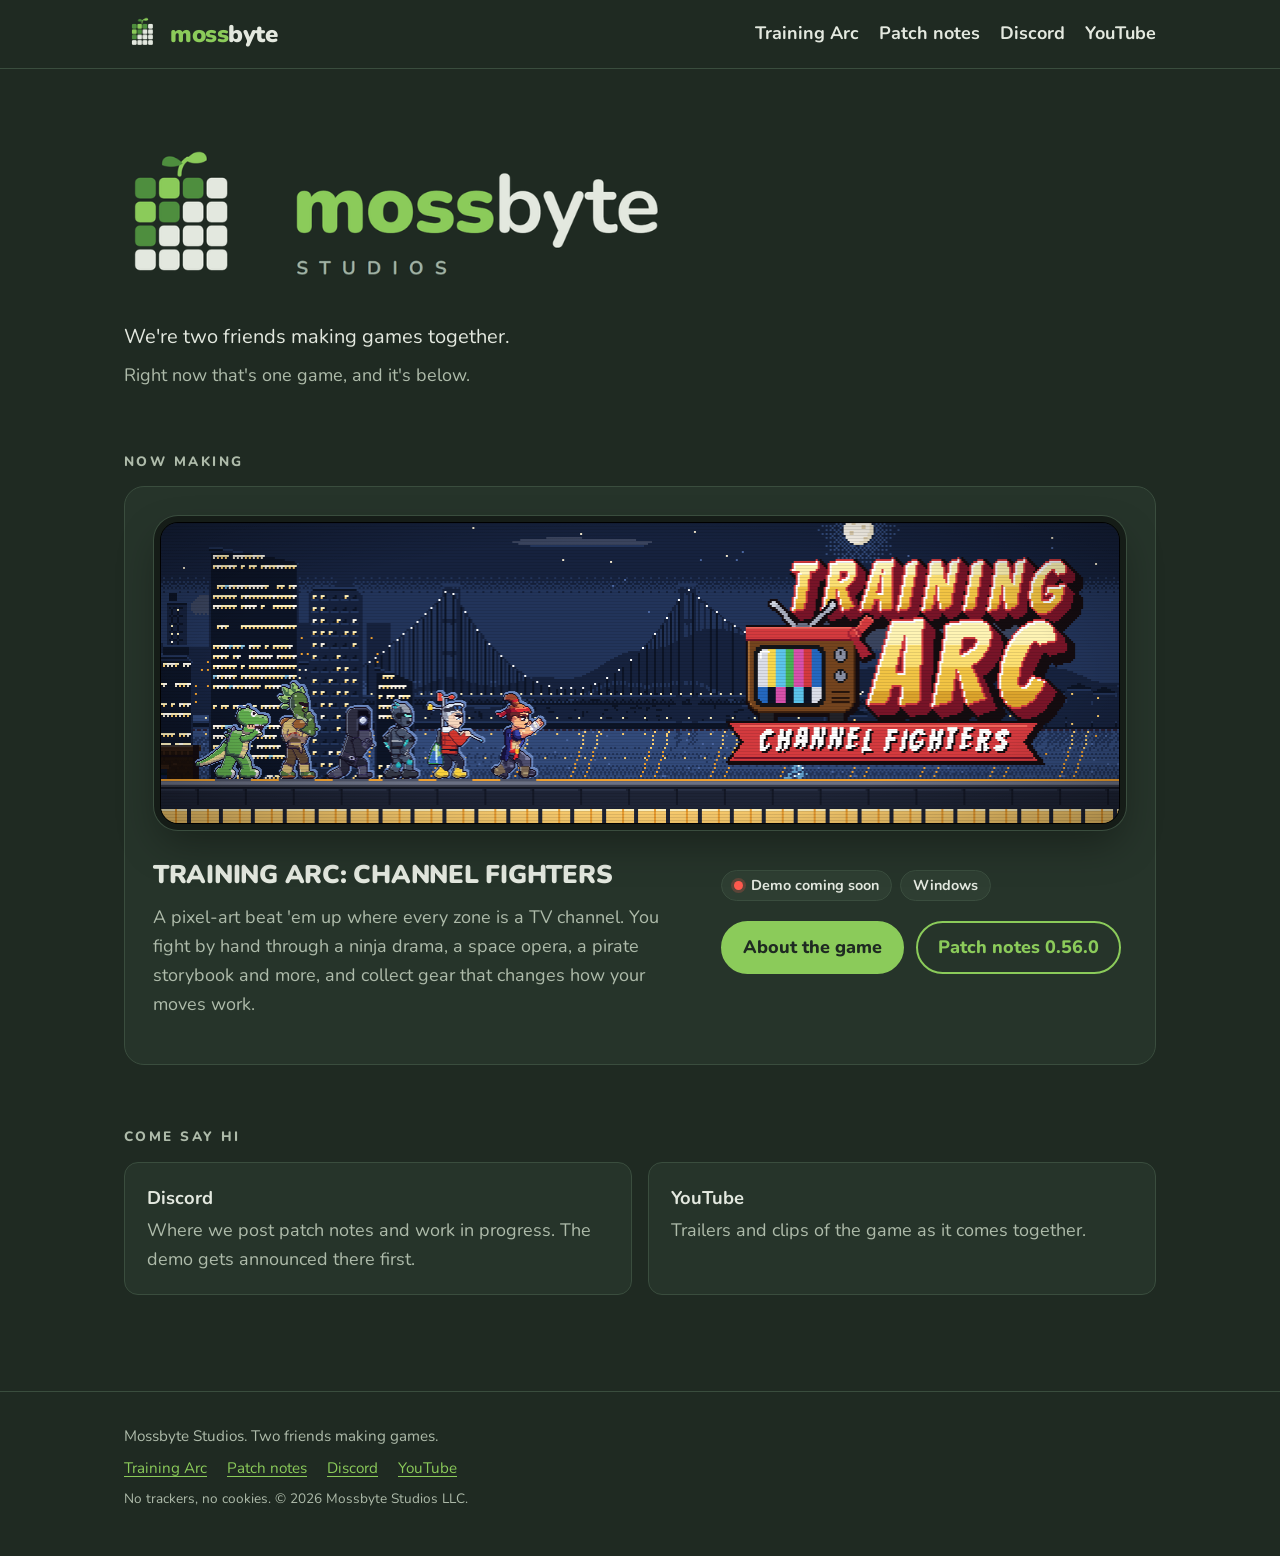
<file: index.html>
<!doctype html>
<html lang="en">
<head>
<meta charset="utf-8">
<meta name="viewport" content="width=device-width, initial-scale=1">
<title>Mossbyte Studios</title>
<meta name="description" content="Mossbyte Studios is two friends making games. Right now that&#x27;s TRAINING ARC: CHANNEL FIGHTERS, a pixel-art beat &#x27;em up where every zone is a TV channel.">
<meta name="theme-color" content="#1F2A22">
<link rel="canonical" href="https://mossbytestudios.com/">
<meta property="og:type" content="website">
<meta property="og:site_name" content="Mossbyte Studios">
<meta property="og:title" content="Mossbyte Studios">
<meta property="og:description" content="Mossbyte Studios is two friends making games. Right now that&#x27;s TRAINING ARC: CHANNEL FIGHTERS, a pixel-art beat &#x27;em up where every zone is a TV channel.">
<meta property="og:url" content="https://mossbytestudios.com/">
<meta property="og:image" content="https://mossbytestudios.com/img/og_home.png">
<meta name="twitter:card" content="summary_large_image">
<link rel="icon" type="image/png" sizes="32x32" href="img/icon-32.png">
<link rel="apple-touch-icon" href="img/icon-180.png">
<link rel="preload" href="fonts/nunito-latin.woff" as="font" type="font/woff" crossorigin>
<link rel="stylesheet" href="css/site.css">
<script src="js/site.js" defer></script>
<script type="application/ld+json">
{"@context": "https://schema.org", "@type": "Organization", "name": "Mossbyte Studios", "legalName": "Mossbyte Studios LLC",
 "url": "https://mossbytestudios.com/", "logo": "https://mossbytestudios.com/img/icon-180.png",
 "sameAs": ["https://www.youtube.com/@MossbyteStudiosLLC"]}
</script>
</head>
<body class="home">
<a class="skip" href="#main">Skip to content</a>
<header class="site-header">
  <div class="wrap header-row">
    <a class="brand" href="./" aria-label="Mossbyte Studios, home">
      <img src="img/icon-180.png" alt="" width="36" height="36">
      <span class="brand-word"><span class="moss">moss</span>byte</span>
    </a>
    <nav class="site-nav" aria-label="Main">
      <a href="training-arc/">Training Arc</a>
      <a href="patch-notes/">Patch notes</a>
      <a href="https://discord.gg/VtTaMhQuwS">Discord</a>
      <a href="https://www.youtube.com/@MossbyteStudiosLLC">YouTube</a>
    </nav>
  </div>
</header>
<main id="main">
<section class="hero wrap">
  <img class="hero-logo" src="img/mossbyte_wide.png" alt="Mossbyte Studios" width="720" height="206">
  <p class="lede">We're two friends making games together.</p>
  <p>Right now that's one game, and it's below.</p>
</section>

<section class="wrap" aria-labelledby="now-making">
  <h2 id="now-making" class="eyebrow">Now making</h2>
  <article class="feature">
    <a class="feature-art screen" href="training-arc/" tabindex="-1" aria-hidden="true">
      <img src="img/ta_banner.webp" alt="" width="960" height="300">
    </a>
    <div class="feature-text">
      <h3><a href="training-arc/">TRAINING ARC: CHANNEL FIGHTERS</a></h3>
      <p>A pixel-art beat 'em up where every zone is a TV channel. You fight by hand through a ninja drama, a space
        opera, a pirate storybook and more, and collect gear that changes how your moves work.</p>
    </div>
    <div class="feature-side">
      <ul class="chips" aria-label="Status">
        <li><span class="on-air" aria-hidden="true"></span>Demo coming soon</li>
        <li>Windows</li>
      </ul>
      <p class="actions">
        <a class="btn" href="training-arc/">About the game</a>
        <a class="btn ghost" href="patch-notes/0.56.0-alpha/">Patch notes 0.56.0</a>
      </p>
    </div>
  </article>
</section>

<section class="wrap say-hi" aria-labelledby="say-hi">
  <h2 id="say-hi" class="eyebrow">Come say hi</h2>
  <div class="link-cards">
    <a class="link-card" href="https://discord.gg/VtTaMhQuwS">
      <strong>Discord</strong>
      <span>Where we post patch notes and work in progress. The demo gets announced there first.</span>
    </a>
    <a class="link-card" href="https://www.youtube.com/@MossbyteStudiosLLC">
      <strong>YouTube</strong>
      <span>Trailers and clips of the game as it comes together.</span>
    </a>
  </div>
</section>

</main>
<footer class="site-footer">
  <div class="wrap footer-row">
    <p>Mossbyte Studios. Two friends making games.</p>
    <p class="footer-links">
      <a href="training-arc/">Training Arc</a>
      <a href="patch-notes/">Patch notes</a>
      <a href="https://discord.gg/VtTaMhQuwS">Discord</a>
      <a href="https://www.youtube.com/@MossbyteStudiosLLC">YouTube</a>
    </p>
    <p class="small">No trackers, no cookies. &copy; 2026 Mossbyte Studios LLC.</p>
  </div>
</footer>
</body>
</html>
</file>
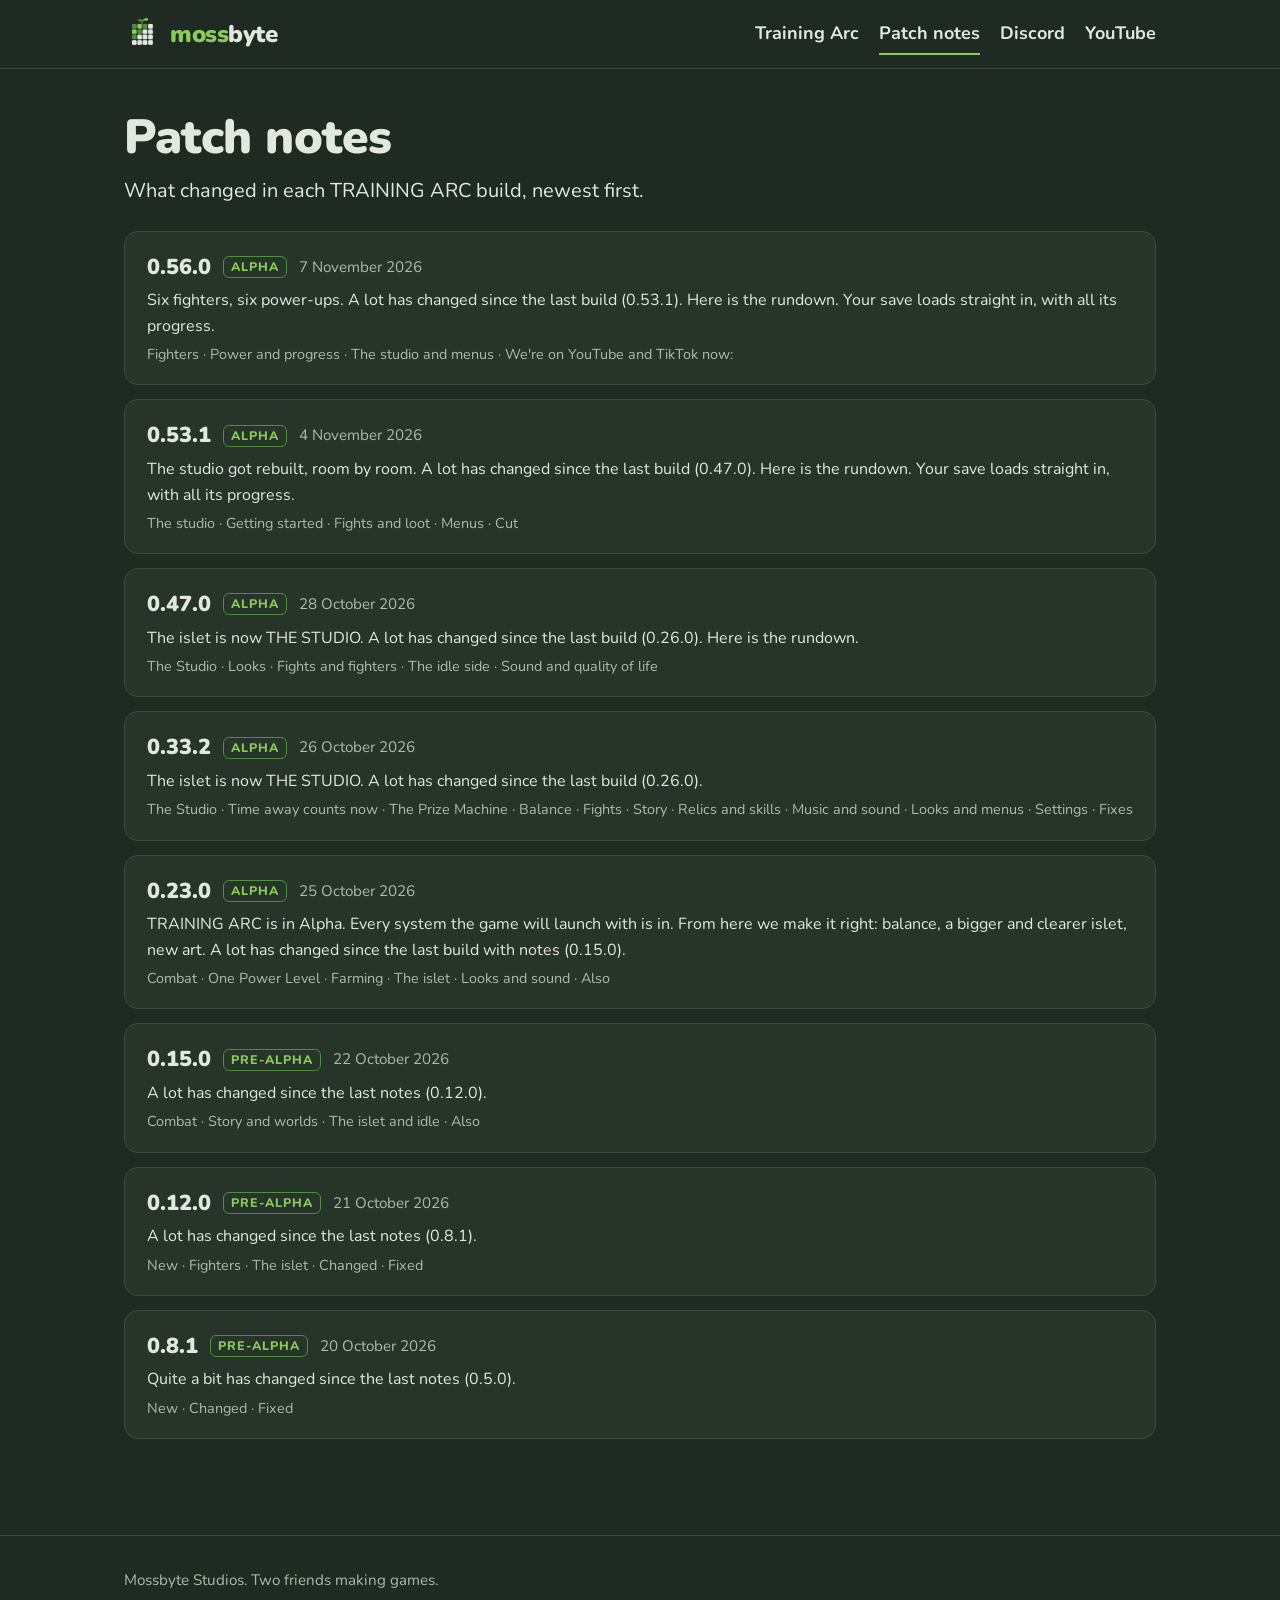
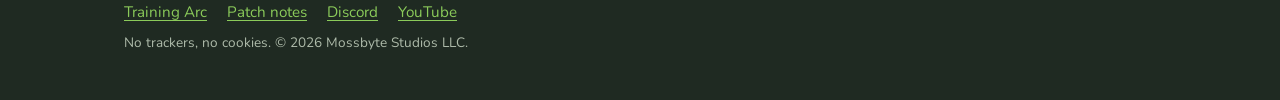
<file: patch-notes/index.html>
<!doctype html>
<html lang="en">
<head>
<meta charset="utf-8">
<meta name="viewport" content="width=device-width, initial-scale=1">
<title>Patch notes | Mossbyte Studios</title>
<meta name="description" content="What changed in each TRAINING ARC build.">
<meta name="theme-color" content="#1F2A22">
<link rel="canonical" href="https://mossbytestudios.com/patch-notes/">
<meta property="og:type" content="website">
<meta property="og:site_name" content="Mossbyte Studios">
<meta property="og:title" content="Patch notes | Mossbyte Studios">
<meta property="og:description" content="What changed in each TRAINING ARC build.">
<meta property="og:url" content="https://mossbytestudios.com/patch-notes/">
<meta property="og:image" content="https://mossbytestudios.com/img/og_training_arc.jpg">
<meta name="twitter:card" content="summary_large_image">
<link rel="icon" type="image/png" sizes="32x32" href="../img/icon-32.png">
<link rel="apple-touch-icon" href="../img/icon-180.png">
<link rel="preload" href="../fonts/nunito-latin.woff" as="font" type="font/woff" crossorigin>
<link rel="stylesheet" href="../css/site.css">
<script src="../js/site.js" defer></script>
<script type="application/ld+json">
{"@context": "https://schema.org", "@type": "Organization", "name": "Mossbyte Studios", "legalName": "Mossbyte Studios LLC",
 "url": "https://mossbytestudios.com/", "logo": "https://mossbytestudios.com/img/icon-180.png",
 "sameAs": ["https://www.youtube.com/@MossbyteStudiosLLC"]}
</script>
</head>
<body class="">
<a class="skip" href="#main">Skip to content</a>
<header class="site-header">
  <div class="wrap header-row">
    <a class="brand" href="../" aria-label="Mossbyte Studios, home">
      <img src="../img/icon-180.png" alt="" width="36" height="36">
      <span class="brand-word"><span class="moss">moss</span>byte</span>
    </a>
    <nav class="site-nav" aria-label="Main">
      <a href="../training-arc/">Training Arc</a>
      <a href="../patch-notes/" aria-current="page">Patch notes</a>
      <a href="https://discord.gg/VtTaMhQuwS">Discord</a>
      <a href="https://www.youtube.com/@MossbyteStudiosLLC">YouTube</a>
    </nav>
  </div>
</header>
<main id="main">
<section class="wrap notes">
  <h1>Patch notes</h1>
  <p class="lede">What changed in each TRAINING ARC build, newest first.</p>
  <ol class="notes-list">
  <li>
    <a href="../patch-notes/0.56.0-alpha/">
      <span class="v">0.56.0</span><span class="tag">Alpha</span><time datetime="2026-11-07">7 November 2026</time>
      <span class="sum">Six fighters, six power-ups. A lot has changed since the last build (0.53.1). Here is the rundown. Your save loads straight in, with all its progress.</span>
      <span class="topics">Fighters · Power and progress · The studio and menus · We&#x27;re on YouTube and TikTok now:</span>
    </a>
  </li>
  <li>
    <a href="../patch-notes/0.53.1-alpha/">
      <span class="v">0.53.1</span><span class="tag">Alpha</span><time datetime="2026-11-04">4 November 2026</time>
      <span class="sum">The studio got rebuilt, room by room. A lot has changed since the last build (0.47.0). Here is the rundown. Your save loads straight in, with all its progress.</span>
      <span class="topics">The studio · Getting started · Fights and loot · Menus · Cut</span>
    </a>
  </li>
  <li>
    <a href="../patch-notes/0.47.0-alpha/">
      <span class="v">0.47.0</span><span class="tag">Alpha</span><time datetime="2026-10-28">28 October 2026</time>
      <span class="sum">The islet is now THE STUDIO. A lot has changed since the last build (0.26.0). Here is the rundown.</span>
      <span class="topics">The Studio · Looks · Fights and fighters · The idle side · Sound and quality of life</span>
    </a>
  </li>
  <li>
    <a href="../patch-notes/0.33.2-alpha/">
      <span class="v">0.33.2</span><span class="tag">Alpha</span><time datetime="2026-10-26">26 October 2026</time>
      <span class="sum">The islet is now THE STUDIO. A lot has changed since the last build (0.26.0).</span>
      <span class="topics">The Studio · Time away counts now · The Prize Machine · Balance · Fights · Story · Relics and skills · Music and sound · Looks and menus · Settings · Fixes</span>
    </a>
  </li>
  <li>
    <a href="../patch-notes/0.23.0-alpha/">
      <span class="v">0.23.0</span><span class="tag">Alpha</span><time datetime="2026-10-25">25 October 2026</time>
      <span class="sum">TRAINING ARC is in Alpha. Every system the game will launch with is in. From here we make it right: balance, a bigger and clearer islet, new art. A lot has changed since the last build with notes (0.15.0).</span>
      <span class="topics">Combat · One Power Level · Farming · The islet · Looks and sound · Also</span>
    </a>
  </li>
  <li>
    <a href="../patch-notes/0.15.0-prealpha/">
      <span class="v">0.15.0</span><span class="tag">Pre-Alpha</span><time datetime="2026-10-22">22 October 2026</time>
      <span class="sum">A lot has changed since the last notes (0.12.0).</span>
      <span class="topics">Combat · Story and worlds · The islet and idle · Also</span>
    </a>
  </li>
  <li>
    <a href="../patch-notes/0.12.0-prealpha/">
      <span class="v">0.12.0</span><span class="tag">Pre-Alpha</span><time datetime="2026-10-21">21 October 2026</time>
      <span class="sum">A lot has changed since the last notes (0.8.1).</span>
      <span class="topics">New · Fighters · The islet · Changed · Fixed</span>
    </a>
  </li>
  <li>
    <a href="../patch-notes/0.8.1-prealpha/">
      <span class="v">0.8.1</span><span class="tag">Pre-Alpha</span><time datetime="2026-10-20">20 October 2026</time>
      <span class="sum">Quite a bit has changed since the last notes (0.5.0).</span>
      <span class="topics">New · Changed · Fixed</span>
    </a>
  </li>
  </ol>
</section>
</main>
<footer class="site-footer">
  <div class="wrap footer-row">
    <p>Mossbyte Studios. Two friends making games.</p>
    <p class="footer-links">
      <a href="../training-arc/">Training Arc</a>
      <a href="../patch-notes/">Patch notes</a>
      <a href="https://discord.gg/VtTaMhQuwS">Discord</a>
      <a href="https://www.youtube.com/@MossbyteStudiosLLC">YouTube</a>
    </p>
    <p class="small">No trackers, no cookies. &copy; 2026 Mossbyte Studios LLC.</p>
  </div>
</footer>
</body>
</html>
</file>
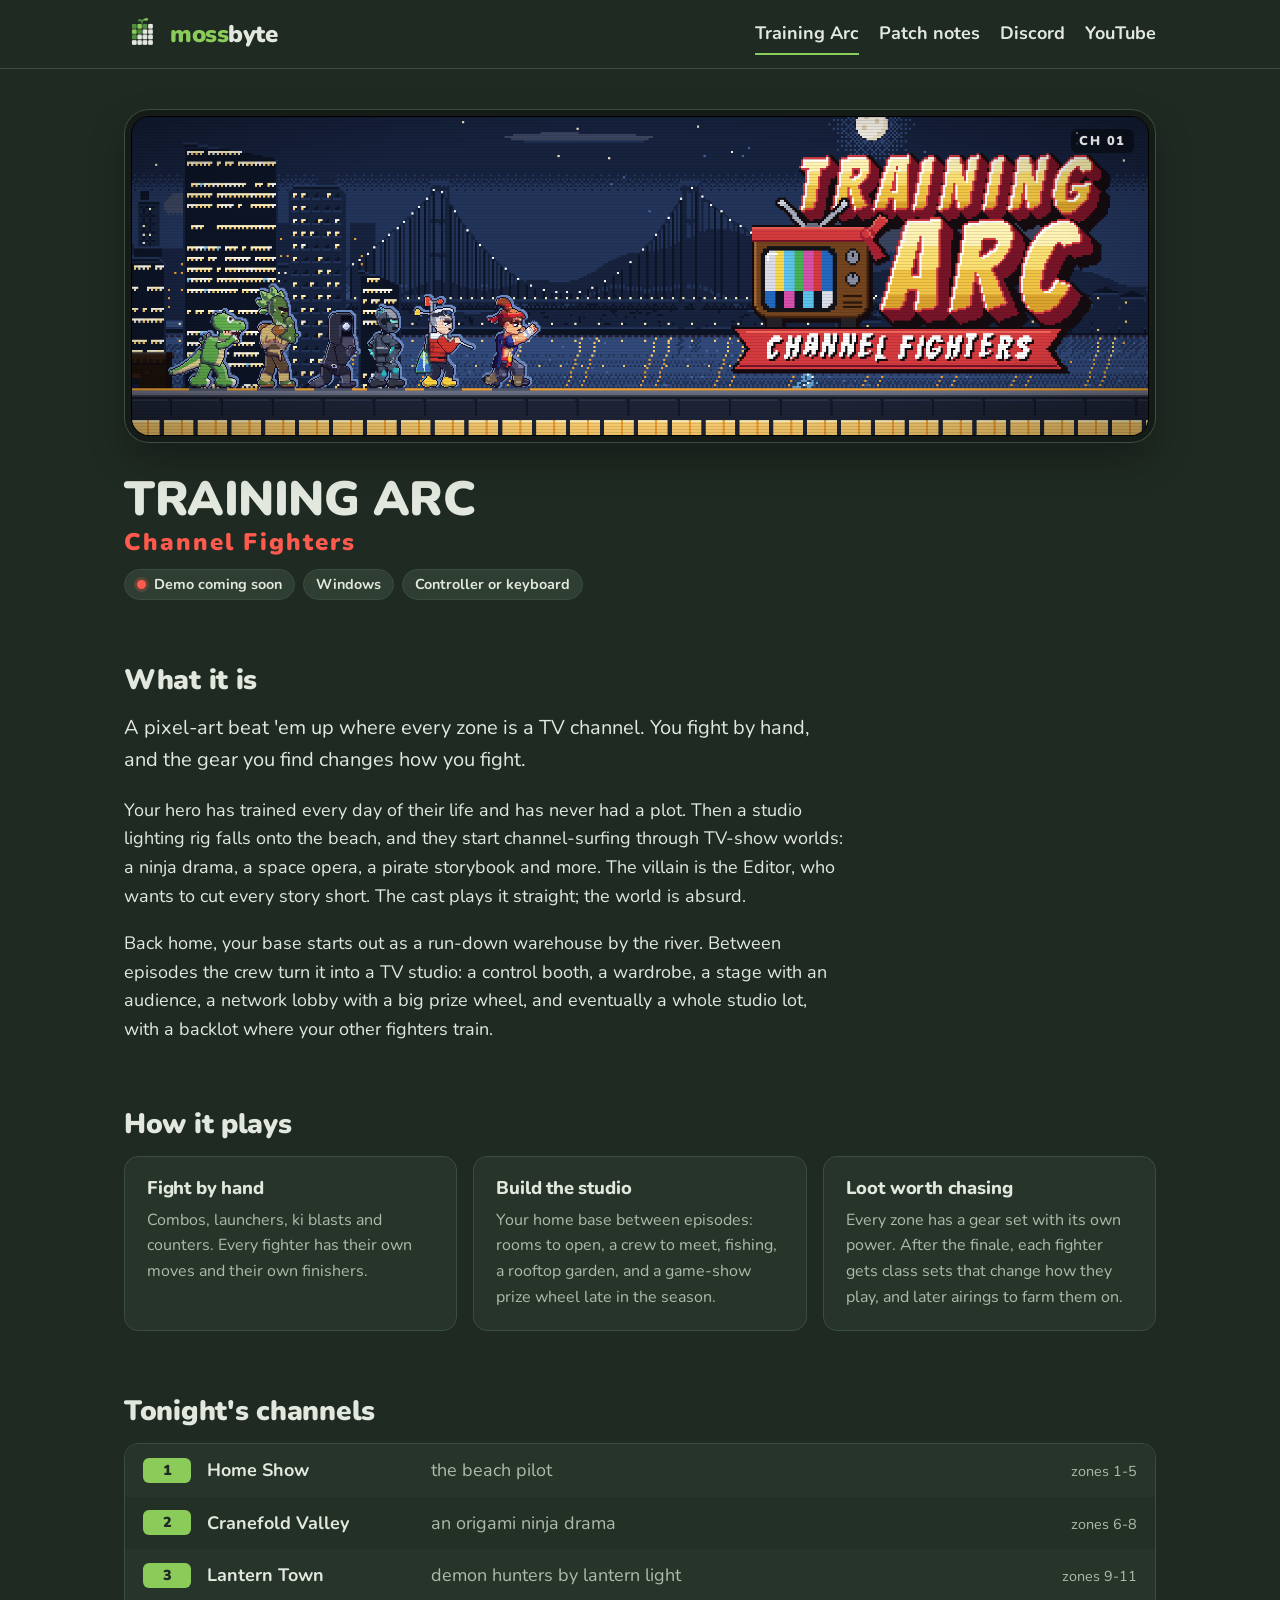
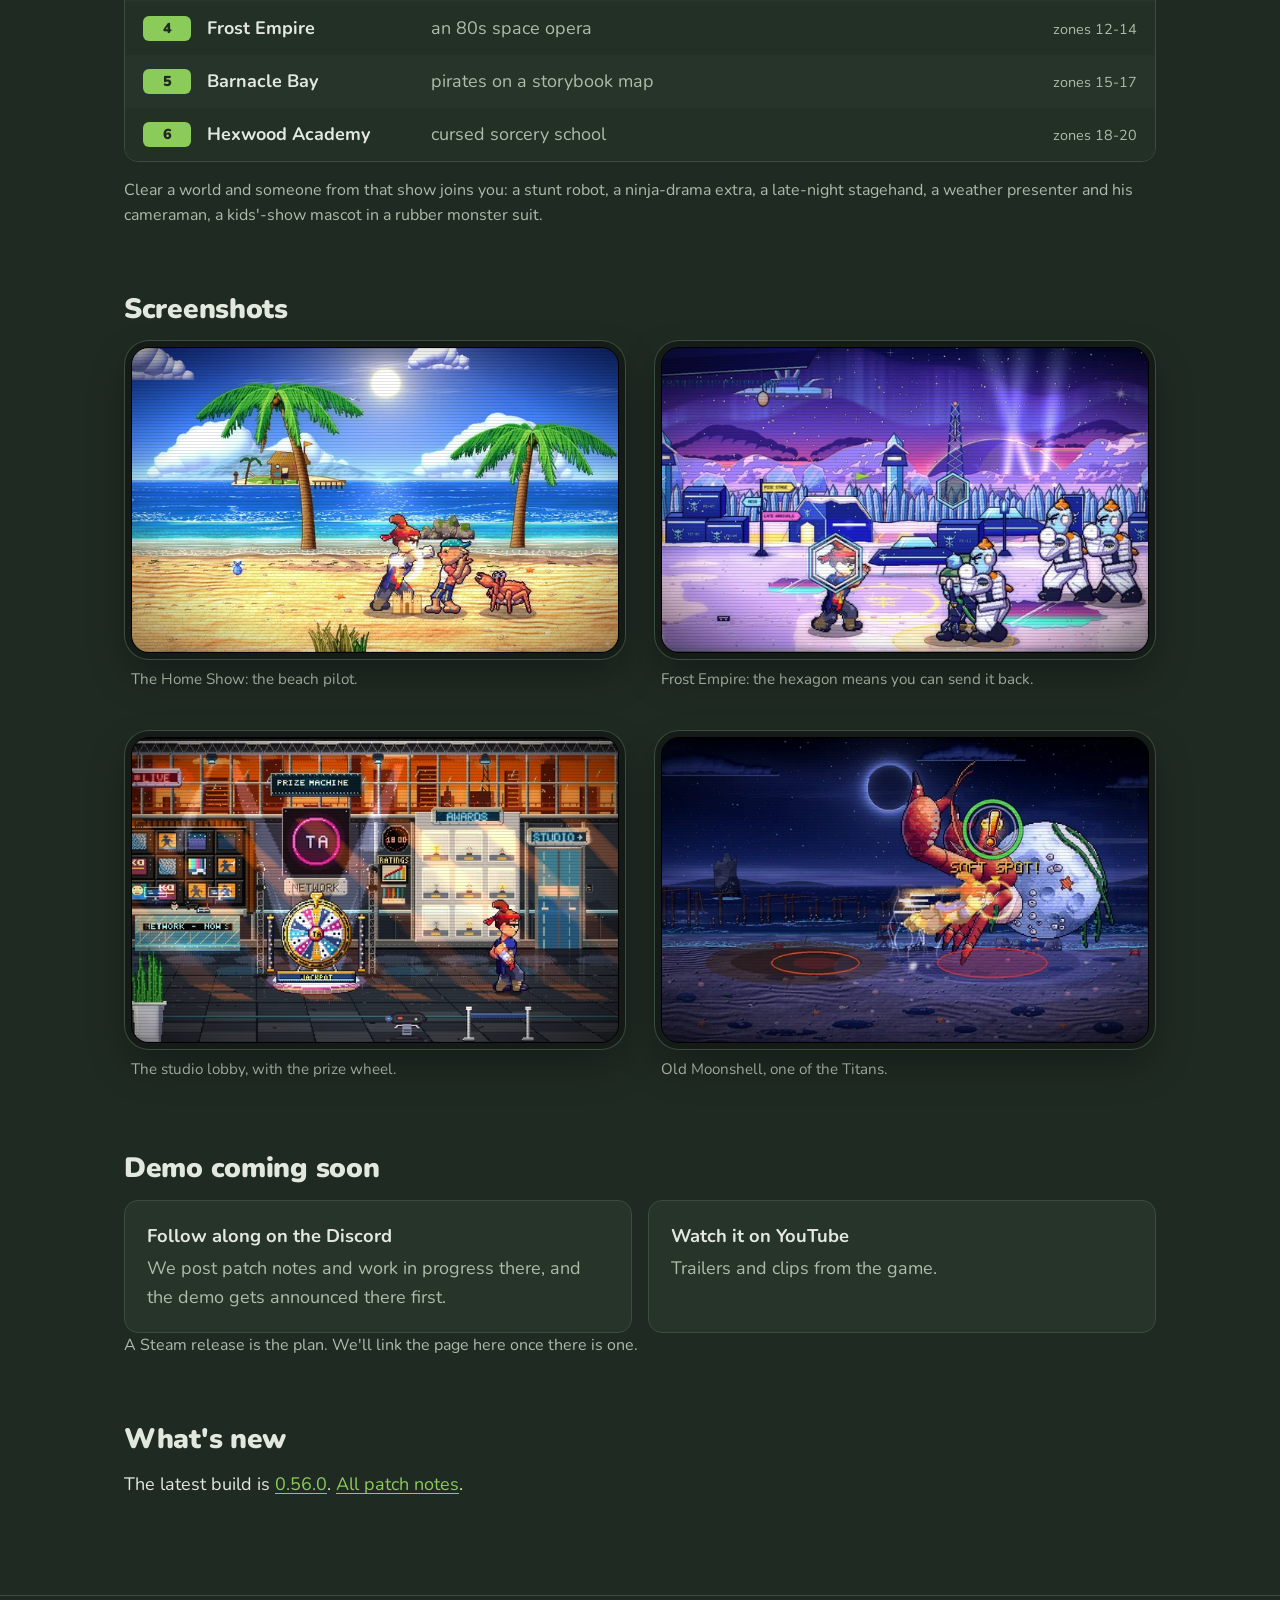
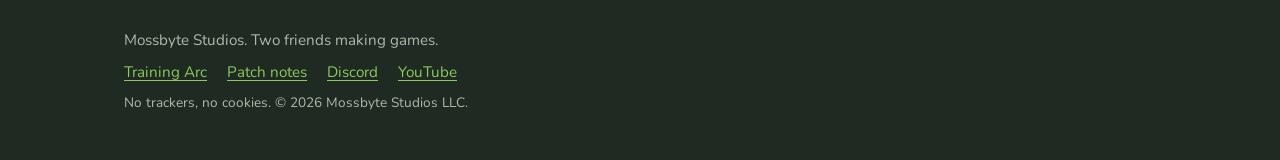
<file: training-arc/index.html>
<!doctype html>
<html lang="en">
<head>
<meta charset="utf-8">
<meta name="viewport" content="width=device-width, initial-scale=1">
<title>TRAINING ARC: CHANNEL FIGHTERS | Mossbyte Studios</title>
<meta name="description" content="A pixel-art beat &#x27;em up where every zone is a TV channel. In development for Windows. Demo coming soon.">
<meta name="theme-color" content="#1F2A22">
<link rel="canonical" href="https://mossbytestudios.com/training-arc/">
<meta property="og:type" content="website">
<meta property="og:site_name" content="Mossbyte Studios">
<meta property="og:title" content="TRAINING ARC: CHANNEL FIGHTERS | Mossbyte Studios">
<meta property="og:description" content="A pixel-art beat &#x27;em up where every zone is a TV channel. In development for Windows. Demo coming soon.">
<meta property="og:url" content="https://mossbytestudios.com/training-arc/">
<meta property="og:image" content="https://mossbytestudios.com/img/og_training_arc.jpg">
<meta name="twitter:card" content="summary_large_image">
<link rel="icon" type="image/png" sizes="32x32" href="../img/icon-32.png">
<link rel="apple-touch-icon" href="../img/icon-180.png">
<link rel="preload" href="../fonts/nunito-latin.woff" as="font" type="font/woff" crossorigin>
<link rel="stylesheet" href="../css/site.css">
<script src="../js/site.js" defer></script>
<script type="application/ld+json">
{"@context": "https://schema.org", "@type": "Organization", "name": "Mossbyte Studios", "legalName": "Mossbyte Studios LLC",
 "url": "https://mossbytestudios.com/", "logo": "https://mossbytestudios.com/img/icon-180.png",
 "sameAs": ["https://www.youtube.com/@MossbyteStudiosLLC"]}
</script>
</head>
<body class="game">
<a class="skip" href="#main">Skip to content</a>
<header class="site-header">
  <div class="wrap header-row">
    <a class="brand" href="../" aria-label="Mossbyte Studios, home">
      <img src="../img/icon-180.png" alt="" width="36" height="36">
      <span class="brand-word"><span class="moss">moss</span>byte</span>
    </a>
    <nav class="site-nav" aria-label="Main">
      <a href="../training-arc/" aria-current="page">Training Arc</a>
      <a href="../patch-notes/">Patch notes</a>
      <a href="https://discord.gg/VtTaMhQuwS">Discord</a>
      <a href="https://www.youtube.com/@MossbyteStudiosLLC">YouTube</a>
    </nav>
  </div>
</header>
<main id="main">
<section class="game-hero wrap">
  <div class="screen hero-screen">
    <span class="channel-bug" aria-hidden="true">CH 01</span>
    <img src="../img/ta_banner.webp" alt="TRAINING ARC: CHANNEL FIGHTERS. Six fighters stand on a studio rooftop at night, the lit city and a bridge across the bay behind them."
         width="960" height="300">
  </div>
  <div class="game-title">
    <h1>TRAINING ARC <span>Channel Fighters</span></h1>
    <ul class="chips" aria-label="Status">
      <li><span class="on-air" aria-hidden="true"></span>Demo coming soon</li>
      <li>Windows</li>
      <li>Controller or keyboard</li>
    </ul>
  </div>
</section>

<section class="wrap prose" aria-labelledby="what">
  <h2 id="what">What it is</h2>
  <p class="lede">A pixel-art beat 'em up where every zone is a TV channel. You fight by hand, and the gear you find
    changes how you fight.</p>
  <p>Your hero has trained every day of their life and has never had a plot. Then a studio lighting rig falls onto the
    beach, and they start channel-surfing through TV-show worlds: a ninja drama, a space opera, a pirate storybook and
    more. The villain is the Editor, who wants to cut every story short. The cast plays it straight; the world is
    absurd.</p>
  <p>Back home, your base starts out as a run-down warehouse by the river. Between episodes the crew turn it into a TV
    studio: a control booth, a wardrobe, a stage with an audience, a network lobby with a big prize wheel, and
    eventually a whole studio lot, with a backlot where your other fighters train.</p>
</section>

<section class="wrap" aria-labelledby="how">
  <h2 id="how">How it plays</h2>
  <ul class="three">
    <li>
      <h3>Fight by hand</h3>
      <p>Combos, launchers, ki blasts and counters. Every fighter has their own moves and their own finishers.</p>
    </li>
    <li>
      <h3>Build the studio</h3>
      <p>Your home base between episodes: rooms to open, a crew to meet, fishing, a rooftop garden, and a game-show
        prize wheel late in the season.</p>
    </li>
    <li>
      <h3>Loot worth chasing</h3>
      <p>Every zone has a gear set with its own power. After the finale, each fighter gets class sets that change how
        they play, and later airings to farm them on.</p>
    </li>
  </ul>
</section>

<section class="wrap" aria-labelledby="guide">
  <h2 id="guide">Tonight's channels</h2>
  <ol class="tv-guide">
    <li><span class="ch">1</span><strong>Home Show</strong><span>the beach pilot</span><em>zones 1-5</em></li>
    <li><span class="ch">2</span><strong>Cranefold Valley</strong><span>an origami ninja drama</span><em>zones 6-8</em></li>
    <li><span class="ch">3</span><strong>Lantern Town</strong><span>demon hunters by lantern light</span><em>zones 9-11</em></li>
    <li><span class="ch">4</span><strong>Frost Empire</strong><span>an 80s space opera</span><em>zones 12-14</em></li>
    <li><span class="ch">5</span><strong>Barnacle Bay</strong><span>pirates on a storybook map</span><em>zones 15-17</em></li>
    <li><span class="ch">6</span><strong>Hexwood Academy</strong><span>cursed sorcery school</span><em>zones 18-20</em></li>
  </ol>
  <p class="note">Clear a world and someone from that show joins you: a stunt robot, a ninja-drama extra, a late-night
    stagehand, a weather presenter and his cameraman, a kids'-show mascot in a rubber monster suit.</p>
</section>

<section class="wrap" aria-labelledby="shots">
  <h2 id="shots">Screenshots</h2>
  <div class="shots">
    <figure>
      <a class="screen" href="../img/shots/beach-1280.webp">
        <img src="../img/shots/beach-640.webp" srcset="../img/shots/beach-640.webp 640w, ../img/shots/beach-1280.webp 1280w"
             sizes="(max-width: 720px) 100vw, 520px" width="640" height="400" loading="lazy"
             alt="The hero, in a red headband, punches a beach-goer on a sunny beach while a crab waits its turn.">
      </a>
      <figcaption>The Home Show: the beach pilot.</figcaption>
    </figure>
    <figure>
      <a class="screen" href="../img/shots/frost-1280.webp">
        <img src="../img/shots/frost-640.webp" srcset="../img/shots/frost-640.webp 640w, ../img/shots/frost-1280.webp 1280w"
             sizes="(max-width: 720px) 100vw, 520px" width="640" height="400" loading="lazy"
             alt="A snowy space-opera camp under the northern lights. A glowing hexagon around the hero means a thrown attack can be sent back.">
      </a>
      <figcaption>Frost Empire: the hexagon means you can send it back.</figcaption>
    </figure>
    <figure>
      <a class="screen" href="../img/shots/lobby-1280.webp">
        <img src="../img/shots/lobby-640.webp" srcset="../img/shots/lobby-640.webp 640w, ../img/shots/lobby-1280.webp 1280w"
             sizes="(max-width: 720px) 100vw, 520px" width="640" height="400" loading="lazy"
             alt="The hero walks through the studio's network lobby at golden hour, past a giant game-show prize wheel, a pink TA sign and a lit awards case.">
      </a>
      <figcaption>The studio lobby, with the prize wheel.</figcaption>
    </figure>
    <figure>
      <a class="screen" href="../img/shots/moonshell-1280.webp">
        <img src="../img/shots/moonshell-640.webp" srcset="../img/shots/moonshell-640.webp 640w, ../img/shots/moonshell-1280.webp 1280w"
             sizes="(max-width: 720px) 100vw, 520px" width="640" height="400" loading="lazy"
             alt="A giant hermit crab with a moon for a shell rears up on a night beach, a SOFT SPOT marker over its claw.">
      </a>
      <figcaption>Old Moonshell, one of the Titans.</figcaption>
    </figure>
  </div>
</section>

<!-- TRAILER SLOT: put the YouTube video id in site/site.json "trailer_youtube_id" and rebuild -->

<section class="wrap" aria-labelledby="play">
  <h2 id="play">Demo coming soon</h2>
  <div class="link-cards">
    <a class="link-card" href="https://discord.gg/VtTaMhQuwS">
      <strong>Follow along on the Discord</strong>
      <span>We post patch notes and work in progress there, and the demo gets announced there first.</span>
    </a>
    <a class="link-card" href="https://www.youtube.com/@MossbyteStudiosLLC">
      <strong>Watch it on YouTube</strong>
      <span>Trailers and clips from the game.</span>
    </a>
  </div>
  <p class="note">A Steam release is the plan. We'll link the page here once there is one.</p>
</section>

<section class="wrap" aria-labelledby="latest">
  <h2 id="latest">What's new</h2>
  <p>The latest build is <a href="../patch-notes/0.56.0-alpha/">0.56.0</a>.
    <a href="../patch-notes/">All patch notes</a>.</p>
</section>

</main>
<footer class="site-footer">
  <div class="wrap footer-row">
    <p>Mossbyte Studios. Two friends making games.</p>
    <p class="footer-links">
      <a href="../training-arc/">Training Arc</a>
      <a href="../patch-notes/">Patch notes</a>
      <a href="https://discord.gg/VtTaMhQuwS">Discord</a>
      <a href="https://www.youtube.com/@MossbyteStudiosLLC">YouTube</a>
    </p>
    <p class="small">No trackers, no cookies. &copy; 2026 Mossbyte Studios LLC.</p>
  </div>
</footer>
</body>
</html>
</file>
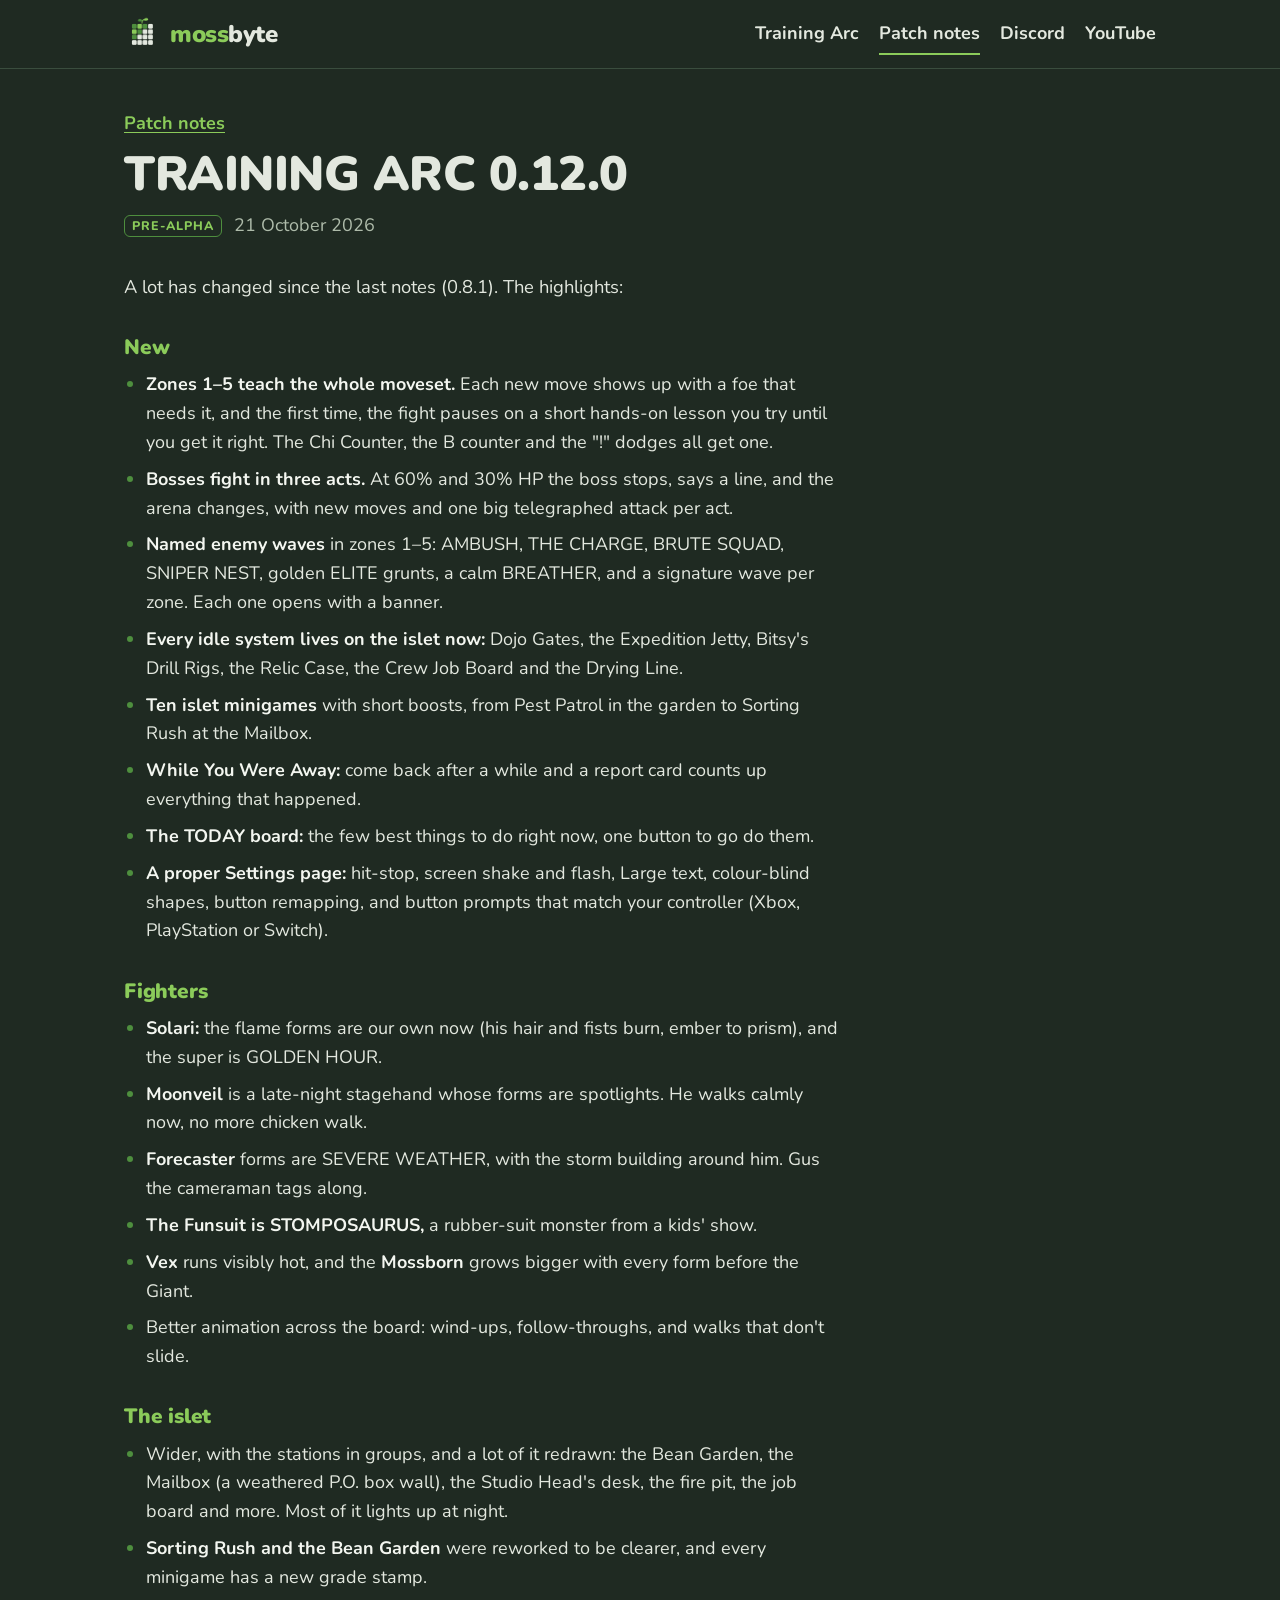
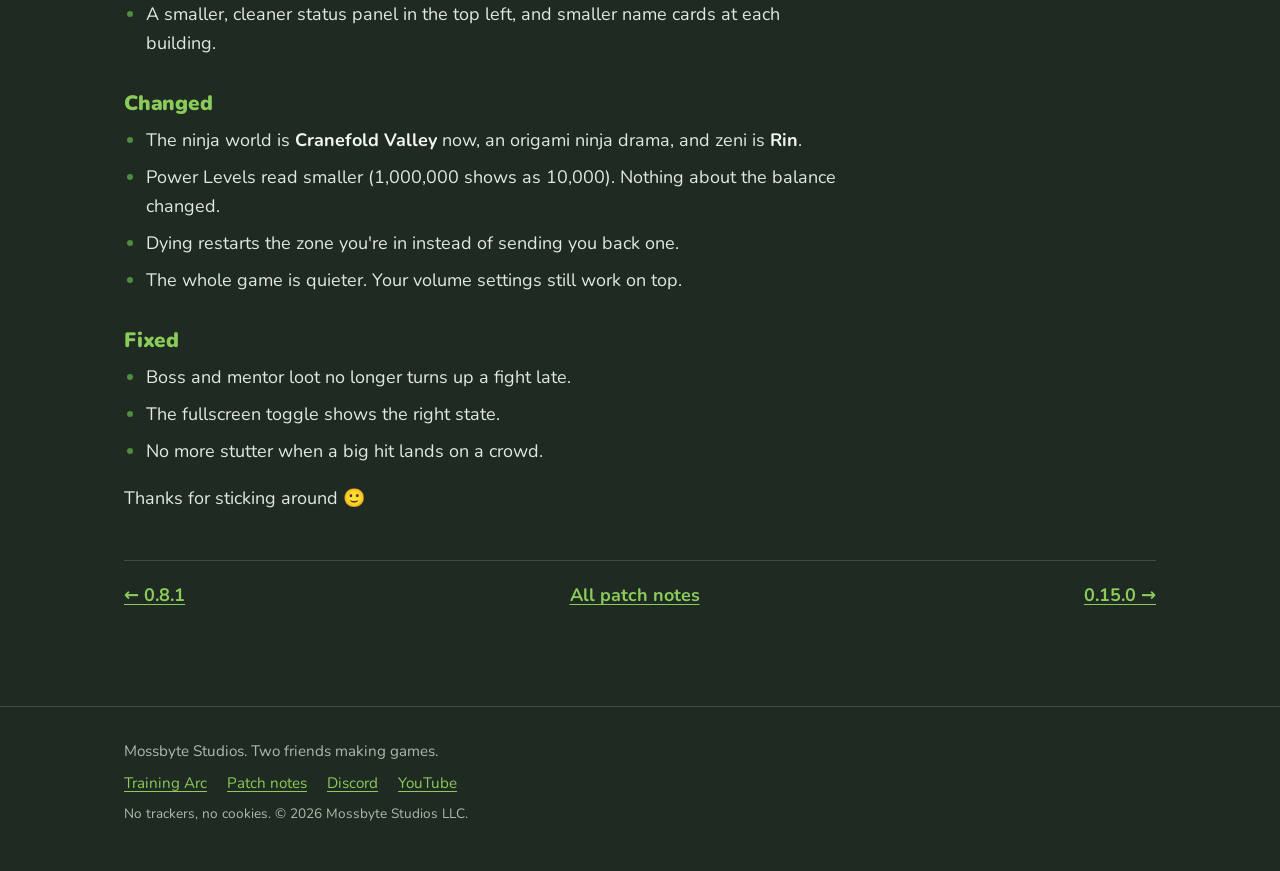
<file: patch-notes/0.12.0-prealpha/index.html>
<!doctype html>
<html lang="en">
<head>
<meta charset="utf-8">
<meta name="viewport" content="width=device-width, initial-scale=1">
<title>TRAINING ARC 0.12.0 patch notes | Mossbyte Studios</title>
<meta name="description" content="A lot has changed since the last notes (0.8.1).">
<meta name="theme-color" content="#1F2A22">
<link rel="canonical" href="https://mossbytestudios.com/patch-notes/0.12.0-prealpha/">
<meta property="og:type" content="website">
<meta property="og:site_name" content="Mossbyte Studios">
<meta property="og:title" content="TRAINING ARC 0.12.0 patch notes | Mossbyte Studios">
<meta property="og:description" content="A lot has changed since the last notes (0.8.1).">
<meta property="og:url" content="https://mossbytestudios.com/patch-notes/0.12.0-prealpha/">
<meta property="og:image" content="https://mossbytestudios.com/img/og_training_arc.jpg">
<meta name="twitter:card" content="summary_large_image">
<link rel="icon" type="image/png" sizes="32x32" href="../../img/icon-32.png">
<link rel="apple-touch-icon" href="../../img/icon-180.png">
<link rel="preload" href="../../fonts/nunito-latin.woff" as="font" type="font/woff" crossorigin>
<link rel="stylesheet" href="../../css/site.css">
<script src="../../js/site.js" defer></script>
<script type="application/ld+json">
{"@context": "https://schema.org", "@type": "Organization", "name": "Mossbyte Studios", "legalName": "Mossbyte Studios LLC",
 "url": "https://mossbytestudios.com/", "logo": "https://mossbytestudios.com/img/icon-180.png",
 "sameAs": ["https://www.youtube.com/@MossbyteStudiosLLC"]}
</script>
</head>
<body class="notes-page">
<a class="skip" href="#main">Skip to content</a>
<header class="site-header">
  <div class="wrap header-row">
    <a class="brand" href="../../" aria-label="Mossbyte Studios, home">
      <img src="../../img/icon-180.png" alt="" width="36" height="36">
      <span class="brand-word"><span class="moss">moss</span>byte</span>
    </a>
    <nav class="site-nav" aria-label="Main">
      <a href="../../training-arc/">Training Arc</a>
      <a href="../../patch-notes/" aria-current="page">Patch notes</a>
      <a href="https://discord.gg/VtTaMhQuwS">Discord</a>
      <a href="https://www.youtube.com/@MossbyteStudiosLLC">YouTube</a>
    </nav>
  </div>
</header>
<main id="main">
<article class="wrap notes">
  <p class="crumbs"><a href="../../patch-notes/">Patch notes</a></p>
  <h1>TRAINING ARC 0.12.0</h1>
  <p class="notes-meta"><span class="tag">Pre-Alpha</span><time datetime="2026-10-21">21 October 2026</time></p>
  <div class="prose notes-body">
<p>A lot has changed since the last notes (0.8.1). The highlights:</p>
<h2>New</h2>
<ul>
<li><strong>Zones 1–5 teach the whole moveset.</strong> Each new move shows up with a foe that needs it, and the first time, the fight pauses on a short hands-on lesson you try until you get it right. The Chi Counter, the B counter and the "!" dodges all get one.</li>
<li><strong>Bosses fight in three acts.</strong> At 60% and 30% HP the boss stops, says a line, and the arena changes, with new moves and one big telegraphed attack per act.</li>
<li><strong>Named enemy waves</strong> in zones 1–5: AMBUSH, THE CHARGE, BRUTE SQUAD, SNIPER NEST, golden ELITE grunts, a calm BREATHER, and a signature wave per zone. Each one opens with a banner.</li>
<li><strong>Every idle system lives on the islet now:</strong> Dojo Gates, the Expedition Jetty, Bitsy's Drill Rigs, the Relic Case, the Crew Job Board and the Drying Line.</li>
<li><strong>Ten islet minigames</strong> with short boosts, from Pest Patrol in the garden to Sorting Rush at the Mailbox.</li>
<li><strong>While You Were Away:</strong> come back after a while and a report card counts up everything that happened.</li>
<li><strong>The TODAY board:</strong> the few best things to do right now, one button to go do them.</li>
<li><strong>A proper Settings page:</strong> hit-stop, screen shake and flash, Large text, colour-blind shapes, button remapping, and button prompts that match your controller (Xbox, PlayStation or Switch).</li>
</ul>
<h2>Fighters</h2>
<ul>
<li><strong>Solari:</strong> the flame forms are our own now (his hair and fists burn, ember to prism), and the super is GOLDEN HOUR.</li>
<li><strong>Moonveil</strong> is a late-night stagehand whose forms are spotlights. He walks calmly now, no more chicken walk.</li>
<li><strong>Forecaster</strong> forms are SEVERE WEATHER, with the storm building around him. Gus the cameraman tags along.</li>
<li><strong>The Funsuit is STOMPOSAURUS,</strong> a rubber-suit monster from a kids' show.</li>
<li><strong>Vex</strong> runs visibly hot, and the <strong>Mossborn</strong> grows bigger with every form before the Giant.</li>
<li>Better animation across the board: wind-ups, follow-throughs, and walks that don't slide.</li>
</ul>
<h2>The islet</h2>
<ul>
<li>Wider, with the stations in groups, and a lot of it redrawn: the Bean Garden, the Mailbox (a weathered P.O. box wall), the Studio Head's desk, the fire pit, the job board and more. Most of it lights up at night.</li>
<li><strong>Sorting Rush and the Bean Garden</strong> were reworked to be clearer, and every minigame has a new grade stamp.</li>
<li>A smaller, cleaner status panel in the top left, and smaller name cards at each building.</li>
</ul>
<h2>Changed</h2>
<ul>
<li>The ninja world is <strong>Cranefold Valley</strong> now, an origami ninja drama, and zeni is <strong>Rin</strong>.</li>
<li>Power Levels read smaller (1,000,000 shows as 10,000). Nothing about the balance changed.</li>
<li>Dying restarts the zone you're in instead of sending you back one.</li>
<li>The whole game is quieter. Your volume settings still work on top.</li>
</ul>
<h2>Fixed</h2>
<ul>
<li>Boss and mentor loot no longer turns up a fight late.</li>
<li>The fullscreen toggle shows the right state.</li>
<li>No more stutter when a big hit lands on a crowd.</li>
</ul>
<p>Thanks for sticking around 🙂</p>
  </div>
  <nav class="pager" aria-label="Other builds"><a href="../../patch-notes/0.8.1-prealpha/" rel="prev">&larr; 0.8.1</a><a href="../../patch-notes/">All patch notes</a><a href="../../patch-notes/0.15.0-prealpha/" rel="next">0.15.0 &rarr;</a></nav>
</article>
</main>
<footer class="site-footer">
  <div class="wrap footer-row">
    <p>Mossbyte Studios. Two friends making games.</p>
    <p class="footer-links">
      <a href="../../training-arc/">Training Arc</a>
      <a href="../../patch-notes/">Patch notes</a>
      <a href="https://discord.gg/VtTaMhQuwS">Discord</a>
      <a href="https://www.youtube.com/@MossbyteStudiosLLC">YouTube</a>
    </p>
    <p class="small">No trackers, no cookies. &copy; 2026 Mossbyte Studios LLC.</p>
  </div>
</footer>
</body>
</html>
</file>
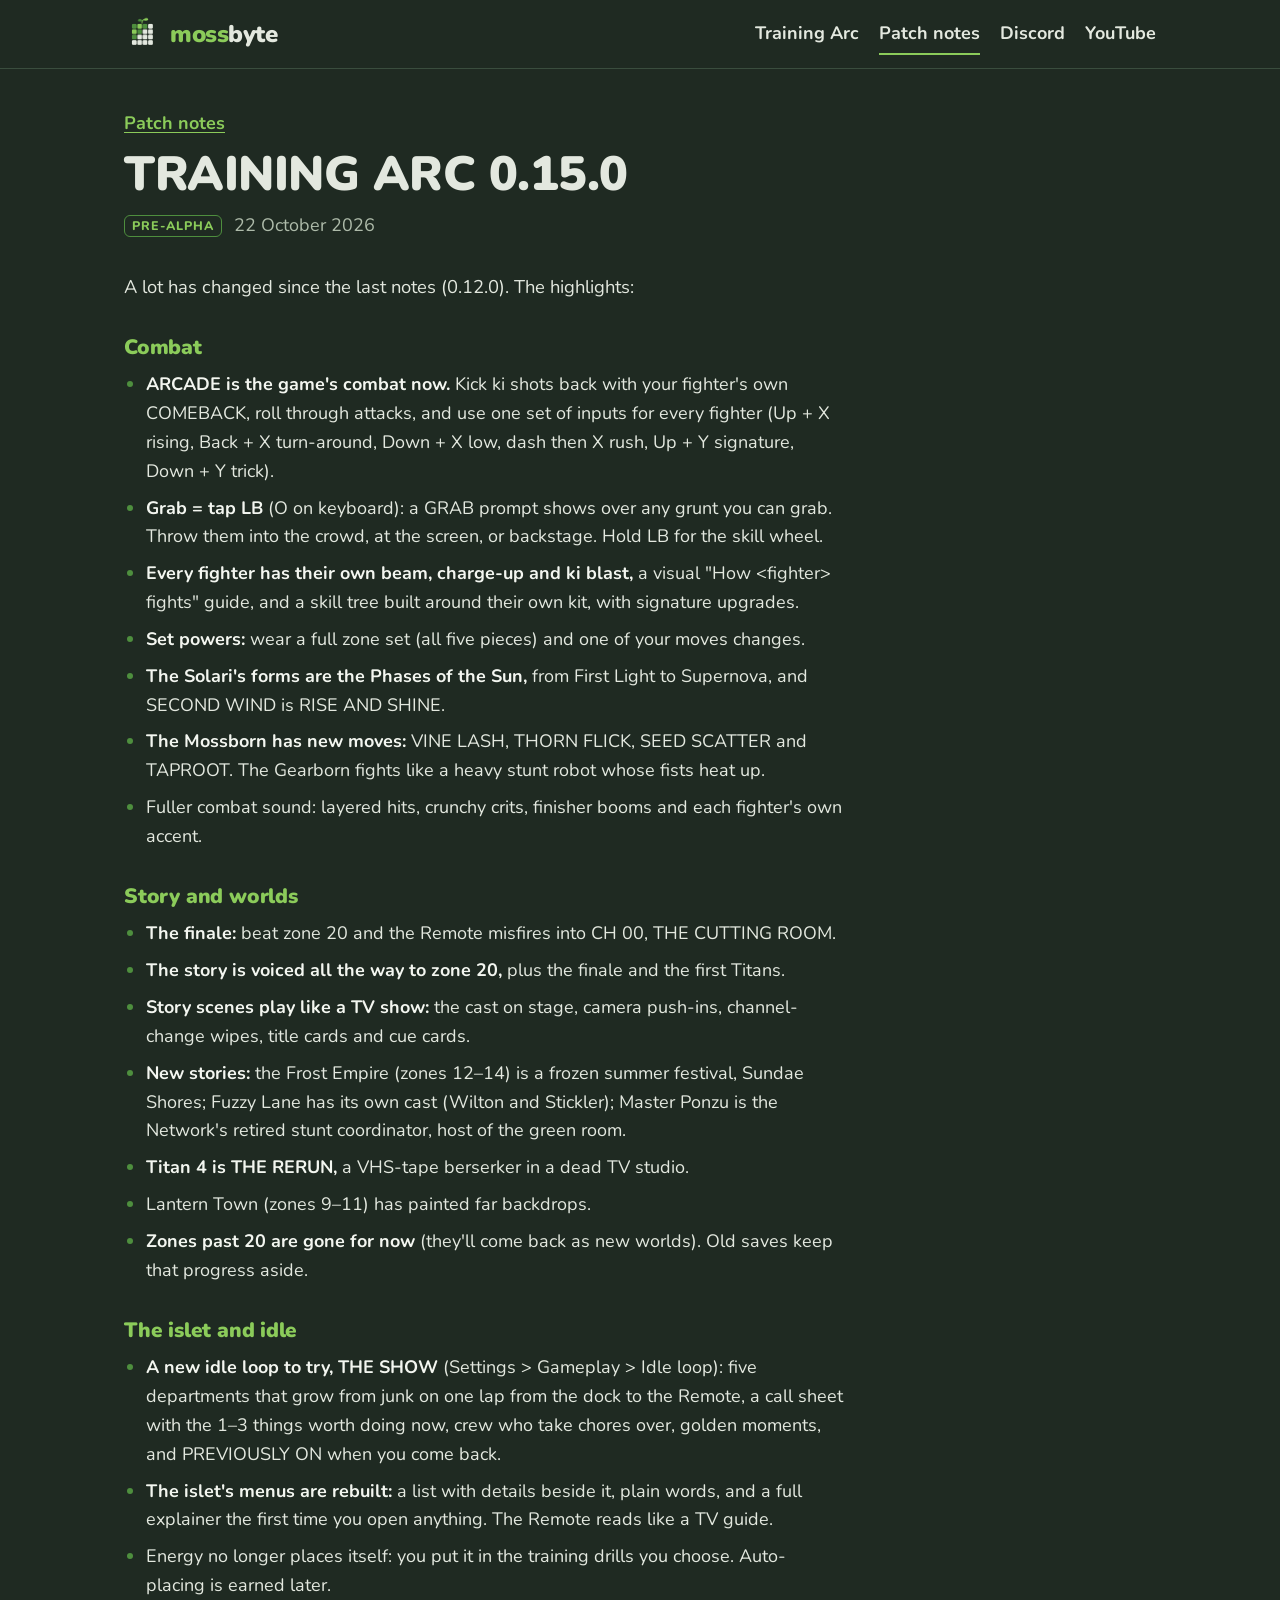
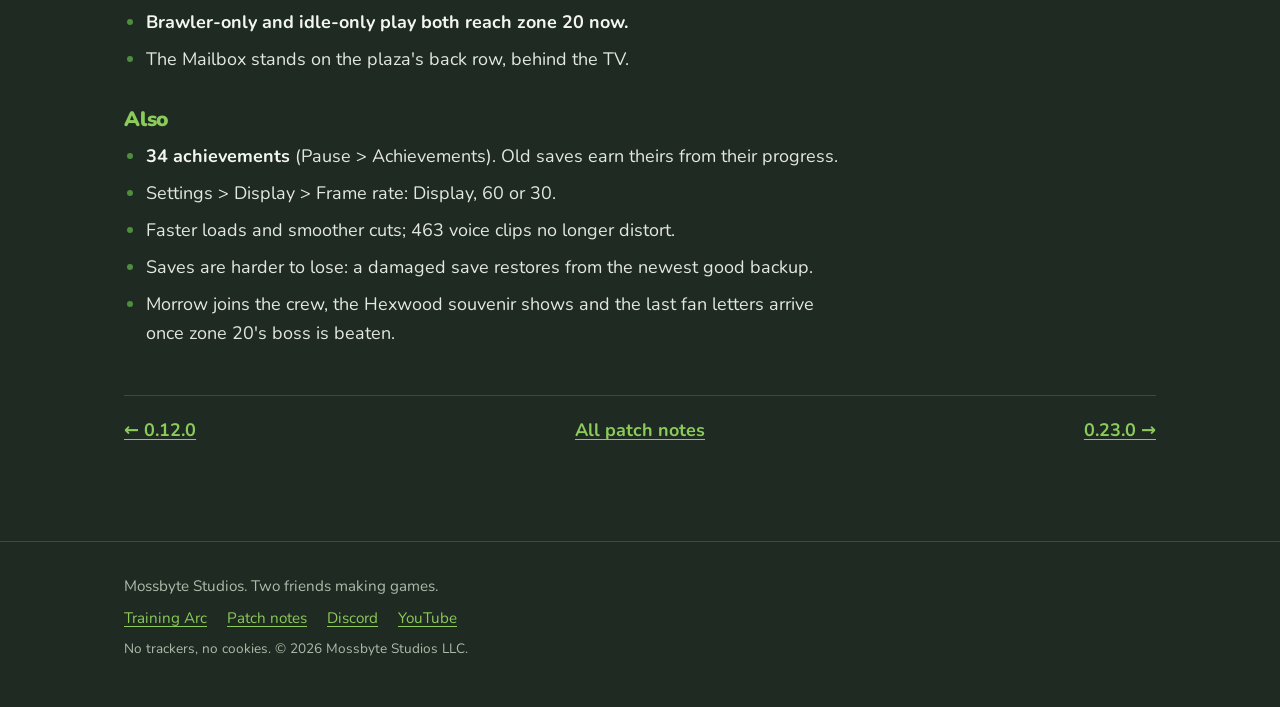
<file: patch-notes/0.15.0-prealpha/index.html>
<!doctype html>
<html lang="en">
<head>
<meta charset="utf-8">
<meta name="viewport" content="width=device-width, initial-scale=1">
<title>TRAINING ARC 0.15.0 patch notes | Mossbyte Studios</title>
<meta name="description" content="A lot has changed since the last notes (0.12.0).">
<meta name="theme-color" content="#1F2A22">
<link rel="canonical" href="https://mossbytestudios.com/patch-notes/0.15.0-prealpha/">
<meta property="og:type" content="website">
<meta property="og:site_name" content="Mossbyte Studios">
<meta property="og:title" content="TRAINING ARC 0.15.0 patch notes | Mossbyte Studios">
<meta property="og:description" content="A lot has changed since the last notes (0.12.0).">
<meta property="og:url" content="https://mossbytestudios.com/patch-notes/0.15.0-prealpha/">
<meta property="og:image" content="https://mossbytestudios.com/img/og_training_arc.jpg">
<meta name="twitter:card" content="summary_large_image">
<link rel="icon" type="image/png" sizes="32x32" href="../../img/icon-32.png">
<link rel="apple-touch-icon" href="../../img/icon-180.png">
<link rel="preload" href="../../fonts/nunito-latin.woff" as="font" type="font/woff" crossorigin>
<link rel="stylesheet" href="../../css/site.css">
<script src="../../js/site.js" defer></script>
<script type="application/ld+json">
{"@context": "https://schema.org", "@type": "Organization", "name": "Mossbyte Studios", "legalName": "Mossbyte Studios LLC",
 "url": "https://mossbytestudios.com/", "logo": "https://mossbytestudios.com/img/icon-180.png",
 "sameAs": ["https://www.youtube.com/@MossbyteStudiosLLC"]}
</script>
</head>
<body class="notes-page">
<a class="skip" href="#main">Skip to content</a>
<header class="site-header">
  <div class="wrap header-row">
    <a class="brand" href="../../" aria-label="Mossbyte Studios, home">
      <img src="../../img/icon-180.png" alt="" width="36" height="36">
      <span class="brand-word"><span class="moss">moss</span>byte</span>
    </a>
    <nav class="site-nav" aria-label="Main">
      <a href="../../training-arc/">Training Arc</a>
      <a href="../../patch-notes/" aria-current="page">Patch notes</a>
      <a href="https://discord.gg/VtTaMhQuwS">Discord</a>
      <a href="https://www.youtube.com/@MossbyteStudiosLLC">YouTube</a>
    </nav>
  </div>
</header>
<main id="main">
<article class="wrap notes">
  <p class="crumbs"><a href="../../patch-notes/">Patch notes</a></p>
  <h1>TRAINING ARC 0.15.0</h1>
  <p class="notes-meta"><span class="tag">Pre-Alpha</span><time datetime="2026-10-22">22 October 2026</time></p>
  <div class="prose notes-body">
<p>A lot has changed since the last notes (0.12.0). The highlights:</p>
<h2>Combat</h2>
<ul>
<li><strong>ARCADE is the game's combat now.</strong> Kick ki shots back with your fighter's own COMEBACK, roll through attacks, and use one set of inputs for every fighter (Up + X rising, Back + X turn-around, Down + X low, dash then X rush, Up + Y signature, Down + Y trick).</li>
<li><strong>Grab = tap LB</strong> (O on keyboard): a GRAB prompt shows over any grunt you can grab. Throw them into the crowd, at the screen, or backstage. Hold LB for the skill wheel.</li>
<li><strong>Every fighter has their own beam, charge-up and ki blast,</strong> a visual "How &lt;fighter&gt; fights" guide, and a skill tree built around their own kit, with signature upgrades.</li>
<li><strong>Set powers:</strong> wear a full zone set (all five pieces) and one of your moves changes.</li>
<li><strong>The Solari's forms are the Phases of the Sun,</strong> from First Light to Supernova, and SECOND WIND is RISE AND SHINE.</li>
<li><strong>The Mossborn has new moves:</strong> VINE LASH, THORN FLICK, SEED SCATTER and TAPROOT. The Gearborn fights like a heavy stunt robot whose fists heat up.</li>
<li>Fuller combat sound: layered hits, crunchy crits, finisher booms and each fighter's own accent.</li>
</ul>
<h2>Story and worlds</h2>
<ul>
<li><strong>The finale:</strong> beat zone 20 and the Remote misfires into CH 00, THE CUTTING ROOM.</li>
<li><strong>The story is voiced all the way to zone 20,</strong> plus the finale and the first Titans.</li>
<li><strong>Story scenes play like a TV show:</strong> the cast on stage, camera push-ins, channel-change wipes, title cards and cue cards.</li>
<li><strong>New stories:</strong> the Frost Empire (zones 12–14) is a frozen summer festival, Sundae Shores; Fuzzy Lane has its own cast (Wilton and Stickler); Master Ponzu is the Network's retired stunt coordinator, host of the green room.</li>
<li><strong>Titan 4 is THE RERUN,</strong> a VHS-tape berserker in a dead TV studio.</li>
<li>Lantern Town (zones 9–11) has painted far backdrops.</li>
<li><strong>Zones past 20 are gone for now</strong> (they'll come back as new worlds). Old saves keep that progress aside.</li>
</ul>
<h2>The islet and idle</h2>
<ul>
<li><strong>A new idle loop to try, THE SHOW</strong> (Settings &gt; Gameplay &gt; Idle loop): five departments that grow from junk on one lap from the dock to the Remote, a call sheet with the 1–3 things worth doing now, crew who take chores over, golden moments, and PREVIOUSLY ON when you come back.</li>
<li><strong>The islet's menus are rebuilt:</strong> a list with details beside it, plain words, and a full explainer the first time you open anything. The Remote reads like a TV guide.</li>
<li>Energy no longer places itself: you put it in the training drills you choose. Auto-placing is earned later.</li>
<li><strong>Brawler-only and idle-only play both reach zone 20 now.</strong></li>
<li>The Mailbox stands on the plaza's back row, behind the TV.</li>
</ul>
<h2>Also</h2>
<ul>
<li><strong>34 achievements</strong> (Pause &gt; Achievements). Old saves earn theirs from their progress.</li>
<li>Settings &gt; Display &gt; Frame rate: Display, 60 or 30.</li>
<li>Faster loads and smoother cuts; 463 voice clips no longer distort.</li>
<li>Saves are harder to lose: a damaged save restores from the newest good backup.</li>
<li>Morrow joins the crew, the Hexwood souvenir shows and the last fan letters arrive once zone 20's boss is beaten.</li>
</ul>
  </div>
  <nav class="pager" aria-label="Other builds"><a href="../../patch-notes/0.12.0-prealpha/" rel="prev">&larr; 0.12.0</a><a href="../../patch-notes/">All patch notes</a><a href="../../patch-notes/0.23.0-alpha/" rel="next">0.23.0 &rarr;</a></nav>
</article>
</main>
<footer class="site-footer">
  <div class="wrap footer-row">
    <p>Mossbyte Studios. Two friends making games.</p>
    <p class="footer-links">
      <a href="../../training-arc/">Training Arc</a>
      <a href="../../patch-notes/">Patch notes</a>
      <a href="https://discord.gg/VtTaMhQuwS">Discord</a>
      <a href="https://www.youtube.com/@MossbyteStudiosLLC">YouTube</a>
    </p>
    <p class="small">No trackers, no cookies. &copy; 2026 Mossbyte Studios LLC.</p>
  </div>
</footer>
</body>
</html>
</file>
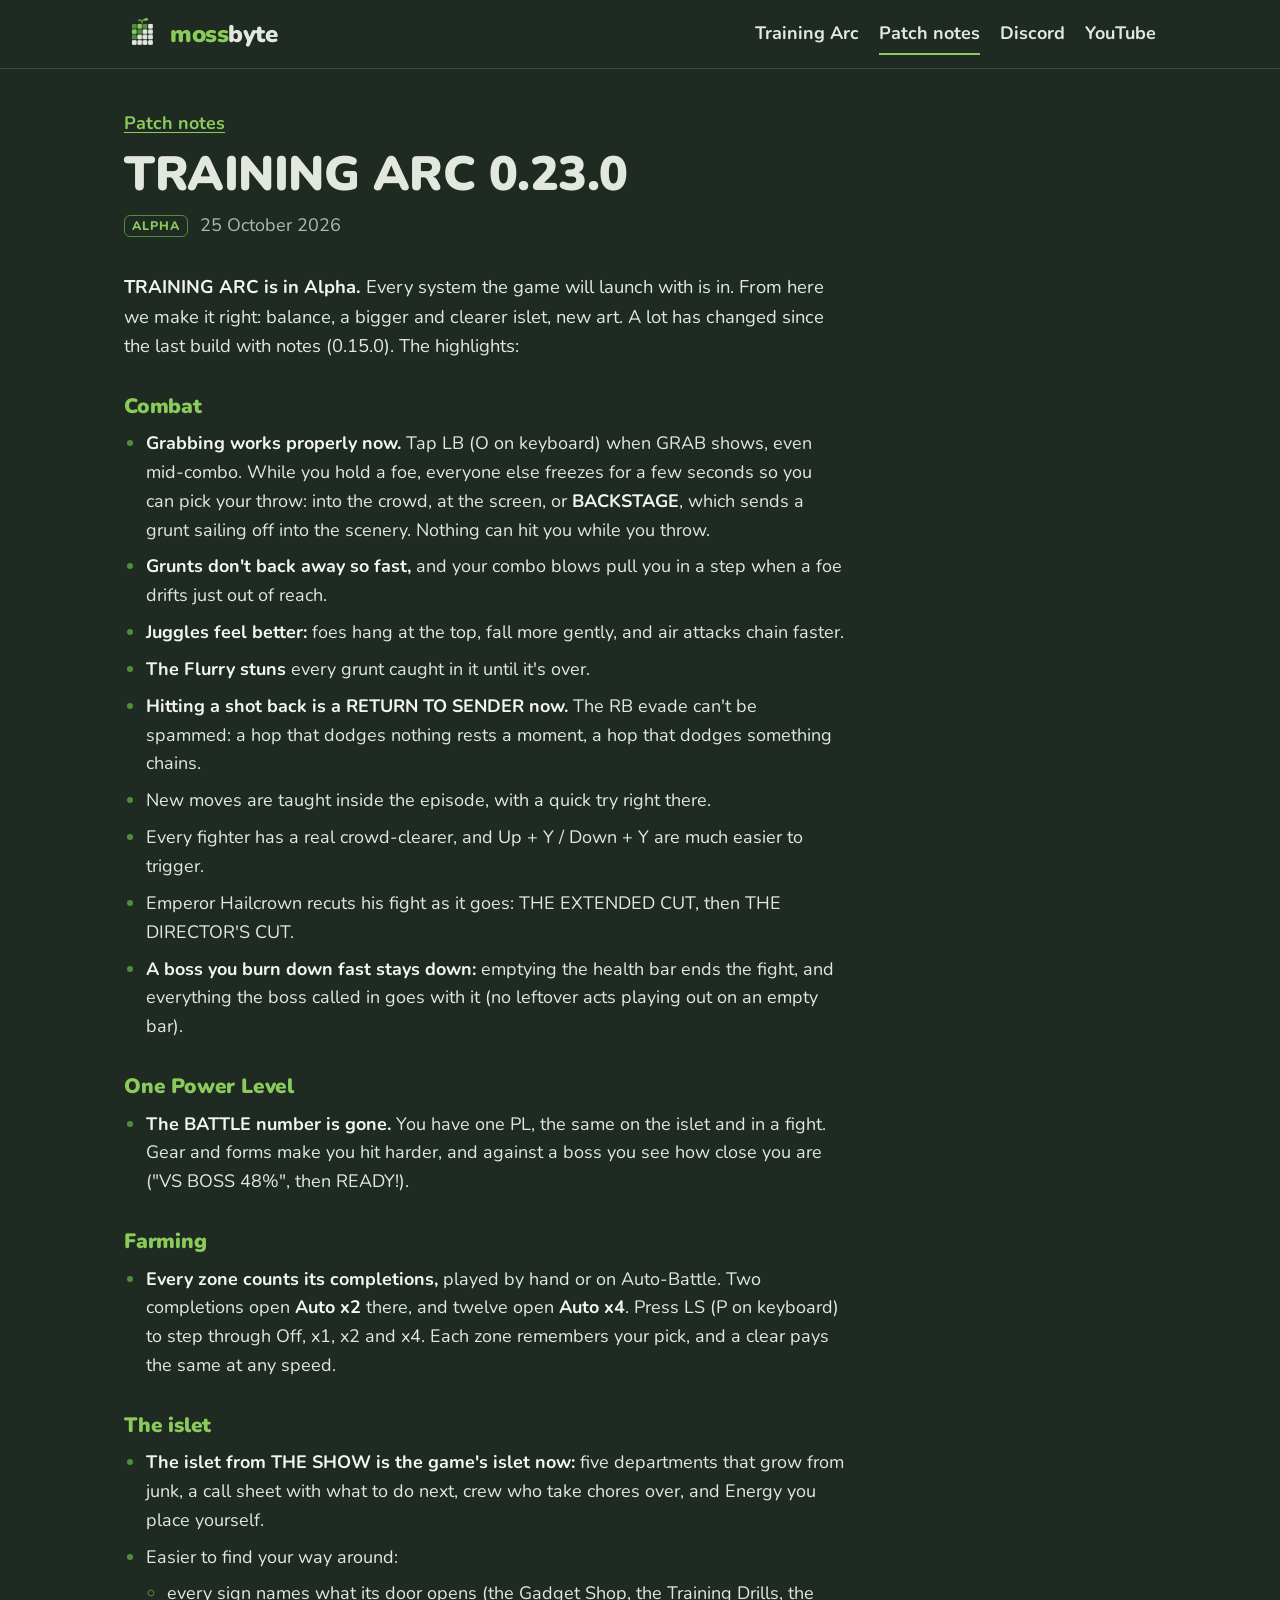
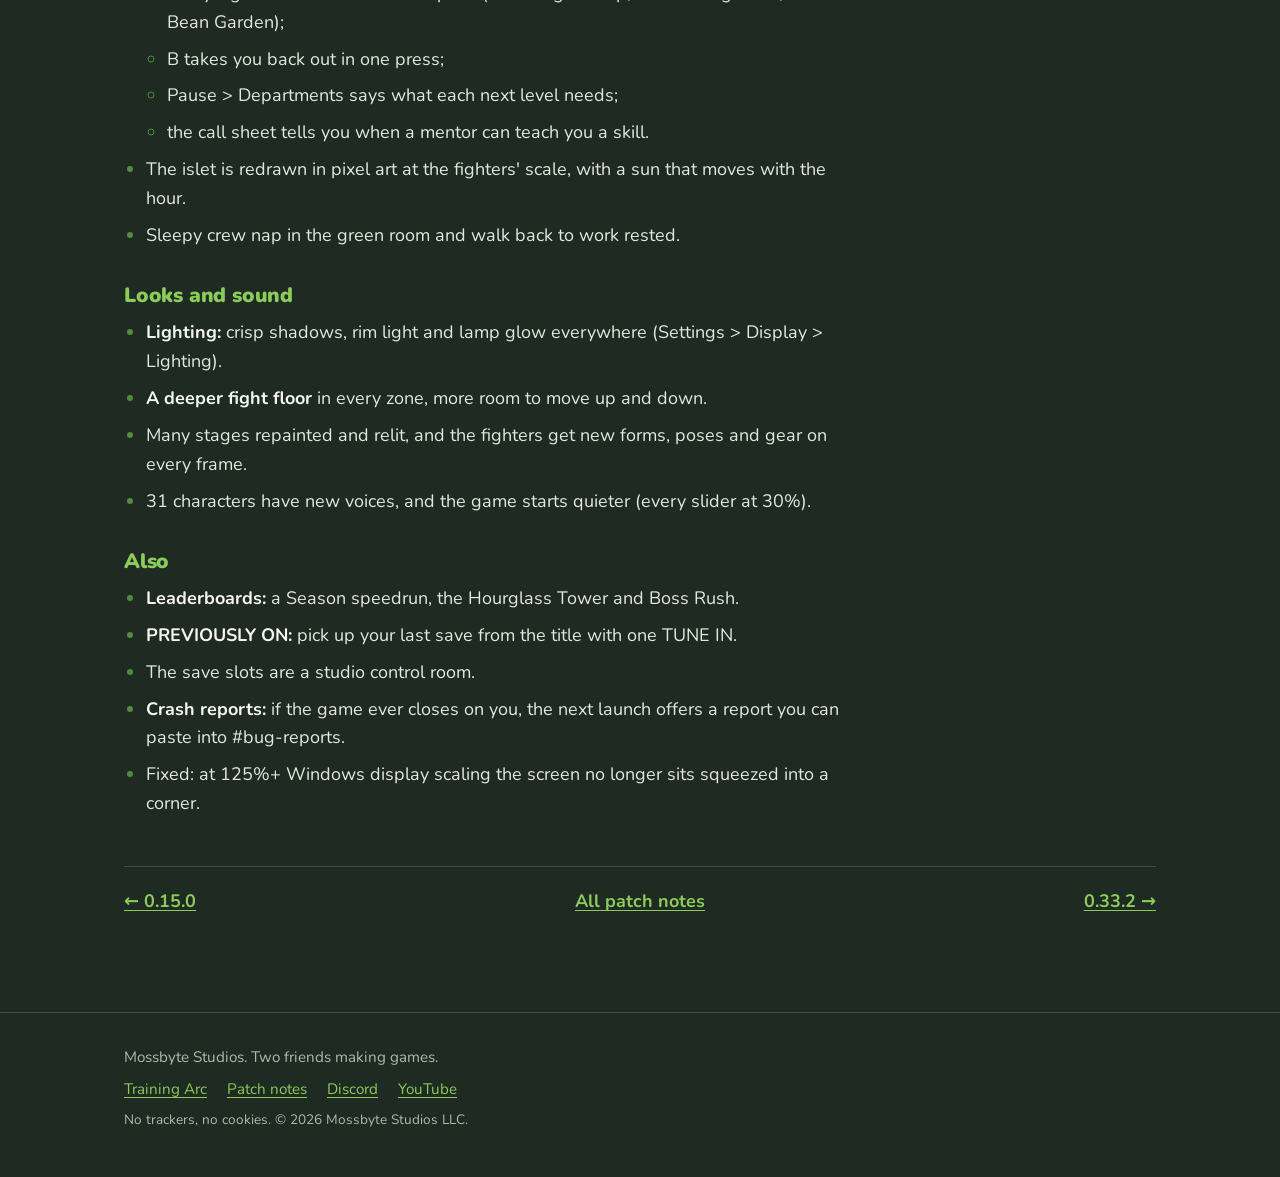
<file: patch-notes/0.23.0-alpha/index.html>
<!doctype html>
<html lang="en">
<head>
<meta charset="utf-8">
<meta name="viewport" content="width=device-width, initial-scale=1">
<title>TRAINING ARC 0.23.0 patch notes | Mossbyte Studios</title>
<meta name="description" content="TRAINING ARC is in Alpha. Every system the game will launch with is in. From here we make it right: balance, a bigger and clearer islet, new art.">
<meta name="theme-color" content="#1F2A22">
<link rel="canonical" href="https://mossbytestudios.com/patch-notes/0.23.0-alpha/">
<meta property="og:type" content="website">
<meta property="og:site_name" content="Mossbyte Studios">
<meta property="og:title" content="TRAINING ARC 0.23.0 patch notes | Mossbyte Studios">
<meta property="og:description" content="TRAINING ARC is in Alpha. Every system the game will launch with is in. From here we make it right: balance, a bigger and clearer islet, new art.">
<meta property="og:url" content="https://mossbytestudios.com/patch-notes/0.23.0-alpha/">
<meta property="og:image" content="https://mossbytestudios.com/img/og_training_arc.jpg">
<meta name="twitter:card" content="summary_large_image">
<link rel="icon" type="image/png" sizes="32x32" href="../../img/icon-32.png">
<link rel="apple-touch-icon" href="../../img/icon-180.png">
<link rel="preload" href="../../fonts/nunito-latin.woff" as="font" type="font/woff" crossorigin>
<link rel="stylesheet" href="../../css/site.css">
<script src="../../js/site.js" defer></script>
<script type="application/ld+json">
{"@context": "https://schema.org", "@type": "Organization", "name": "Mossbyte Studios", "legalName": "Mossbyte Studios LLC",
 "url": "https://mossbytestudios.com/", "logo": "https://mossbytestudios.com/img/icon-180.png",
 "sameAs": ["https://www.youtube.com/@MossbyteStudiosLLC"]}
</script>
</head>
<body class="notes-page">
<a class="skip" href="#main">Skip to content</a>
<header class="site-header">
  <div class="wrap header-row">
    <a class="brand" href="../../" aria-label="Mossbyte Studios, home">
      <img src="../../img/icon-180.png" alt="" width="36" height="36">
      <span class="brand-word"><span class="moss">moss</span>byte</span>
    </a>
    <nav class="site-nav" aria-label="Main">
      <a href="../../training-arc/">Training Arc</a>
      <a href="../../patch-notes/" aria-current="page">Patch notes</a>
      <a href="https://discord.gg/VtTaMhQuwS">Discord</a>
      <a href="https://www.youtube.com/@MossbyteStudiosLLC">YouTube</a>
    </nav>
  </div>
</header>
<main id="main">
<article class="wrap notes">
  <p class="crumbs"><a href="../../patch-notes/">Patch notes</a></p>
  <h1>TRAINING ARC 0.23.0</h1>
  <p class="notes-meta"><span class="tag">Alpha</span><time datetime="2026-10-25">25 October 2026</time></p>
  <div class="prose notes-body">
<p><strong>TRAINING ARC is in Alpha.</strong> Every system the game will launch with is in. From here we make it right: balance, a bigger and clearer islet, new art. A lot has changed since the last build with notes (0.15.0). The highlights:</p>
<h2>Combat</h2>
<ul>
<li><strong>Grabbing works properly now.</strong> Tap LB (O on keyboard) when GRAB shows, even mid-combo. While you hold a foe, everyone else freezes for a few seconds so you can pick your throw: into the crowd, at the screen, or <strong>BACKSTAGE</strong>, which sends a grunt sailing off into the scenery. Nothing can hit you while you throw.</li>
<li><strong>Grunts don't back away so fast,</strong> and your combo blows pull you in a step when a foe drifts just out of reach.</li>
<li><strong>Juggles feel better:</strong> foes hang at the top, fall more gently, and air attacks chain faster.</li>
<li><strong>The Flurry stuns</strong> every grunt caught in it until it's over.</li>
<li><strong>Hitting a shot back is a RETURN TO SENDER now.</strong> The RB evade can't be spammed: a hop that dodges nothing rests a moment, a hop that dodges something chains.</li>
<li>New moves are taught inside the episode, with a quick try right there.</li>
<li>Every fighter has a real crowd-clearer, and Up + Y / Down + Y are much easier to trigger.</li>
<li>Emperor Hailcrown recuts his fight as it goes: THE EXTENDED CUT, then THE DIRECTOR'S CUT.</li>
<li><strong>A boss you burn down fast stays down:</strong> emptying the health bar ends the fight, and everything the boss called in goes with it (no leftover acts playing out on an empty bar).</li>
</ul>
<h2>One Power Level</h2>
<ul>
<li><strong>The BATTLE number is gone.</strong> You have one PL, the same on the islet and in a fight. Gear and forms make you hit harder, and against a boss you see how close you are ("VS BOSS 48%", then READY!).</li>
</ul>
<h2>Farming</h2>
<ul>
<li><strong>Every zone counts its completions,</strong> played by hand or on Auto-Battle. Two completions open <strong>Auto x2</strong> there, and twelve open <strong>Auto x4</strong>. Press LS (P on keyboard) to step through Off, x1, x2 and x4. Each zone remembers your pick, and a clear pays the same at any speed.</li>
</ul>
<h2>The islet</h2>
<ul>
<li><strong>The islet from THE SHOW is the game's islet now:</strong> five departments that grow from junk, a call sheet with what to do next, crew who take chores over, and Energy you place yourself.</li>
<li>Easier to find your way around:
<ul>
<li>every sign names what its door opens (the Gadget Shop, the Training Drills, the Bean Garden);</li>
<li>B takes you back out in one press;</li>
<li>Pause &gt; Departments says what each next level needs;</li>
<li>the call sheet tells you when a mentor can teach you a skill.</li>
</ul></li>
<li>The islet is redrawn in pixel art at the fighters' scale, with a sun that moves with the hour.</li>
<li>Sleepy crew nap in the green room and walk back to work rested.</li>
</ul>
<h2>Looks and sound</h2>
<ul>
<li><strong>Lighting:</strong> crisp shadows, rim light and lamp glow everywhere (Settings &gt; Display &gt; Lighting).</li>
<li><strong>A deeper fight floor</strong> in every zone, more room to move up and down.</li>
<li>Many stages repainted and relit, and the fighters get new forms, poses and gear on every frame.</li>
<li>31 characters have new voices, and the game starts quieter (every slider at 30%).</li>
</ul>
<h2>Also</h2>
<ul>
<li><strong>Leaderboards:</strong> a Season speedrun, the Hourglass Tower and Boss Rush.</li>
<li><strong>PREVIOUSLY ON:</strong> pick up your last save from the title with one TUNE IN.</li>
<li>The save slots are a studio control room.</li>
<li><strong>Crash reports:</strong> if the game ever closes on you, the next launch offers a report you can paste into #bug-reports.</li>
<li>Fixed: at 125%+ Windows display scaling the screen no longer sits squeezed into a corner.</li>
</ul>
  </div>
  <nav class="pager" aria-label="Other builds"><a href="../../patch-notes/0.15.0-prealpha/" rel="prev">&larr; 0.15.0</a><a href="../../patch-notes/">All patch notes</a><a href="../../patch-notes/0.33.2-alpha/" rel="next">0.33.2 &rarr;</a></nav>
</article>
</main>
<footer class="site-footer">
  <div class="wrap footer-row">
    <p>Mossbyte Studios. Two friends making games.</p>
    <p class="footer-links">
      <a href="../../training-arc/">Training Arc</a>
      <a href="../../patch-notes/">Patch notes</a>
      <a href="https://discord.gg/VtTaMhQuwS">Discord</a>
      <a href="https://www.youtube.com/@MossbyteStudiosLLC">YouTube</a>
    </p>
    <p class="small">No trackers, no cookies. &copy; 2026 Mossbyte Studios LLC.</p>
  </div>
</footer>
</body>
</html>
</file>
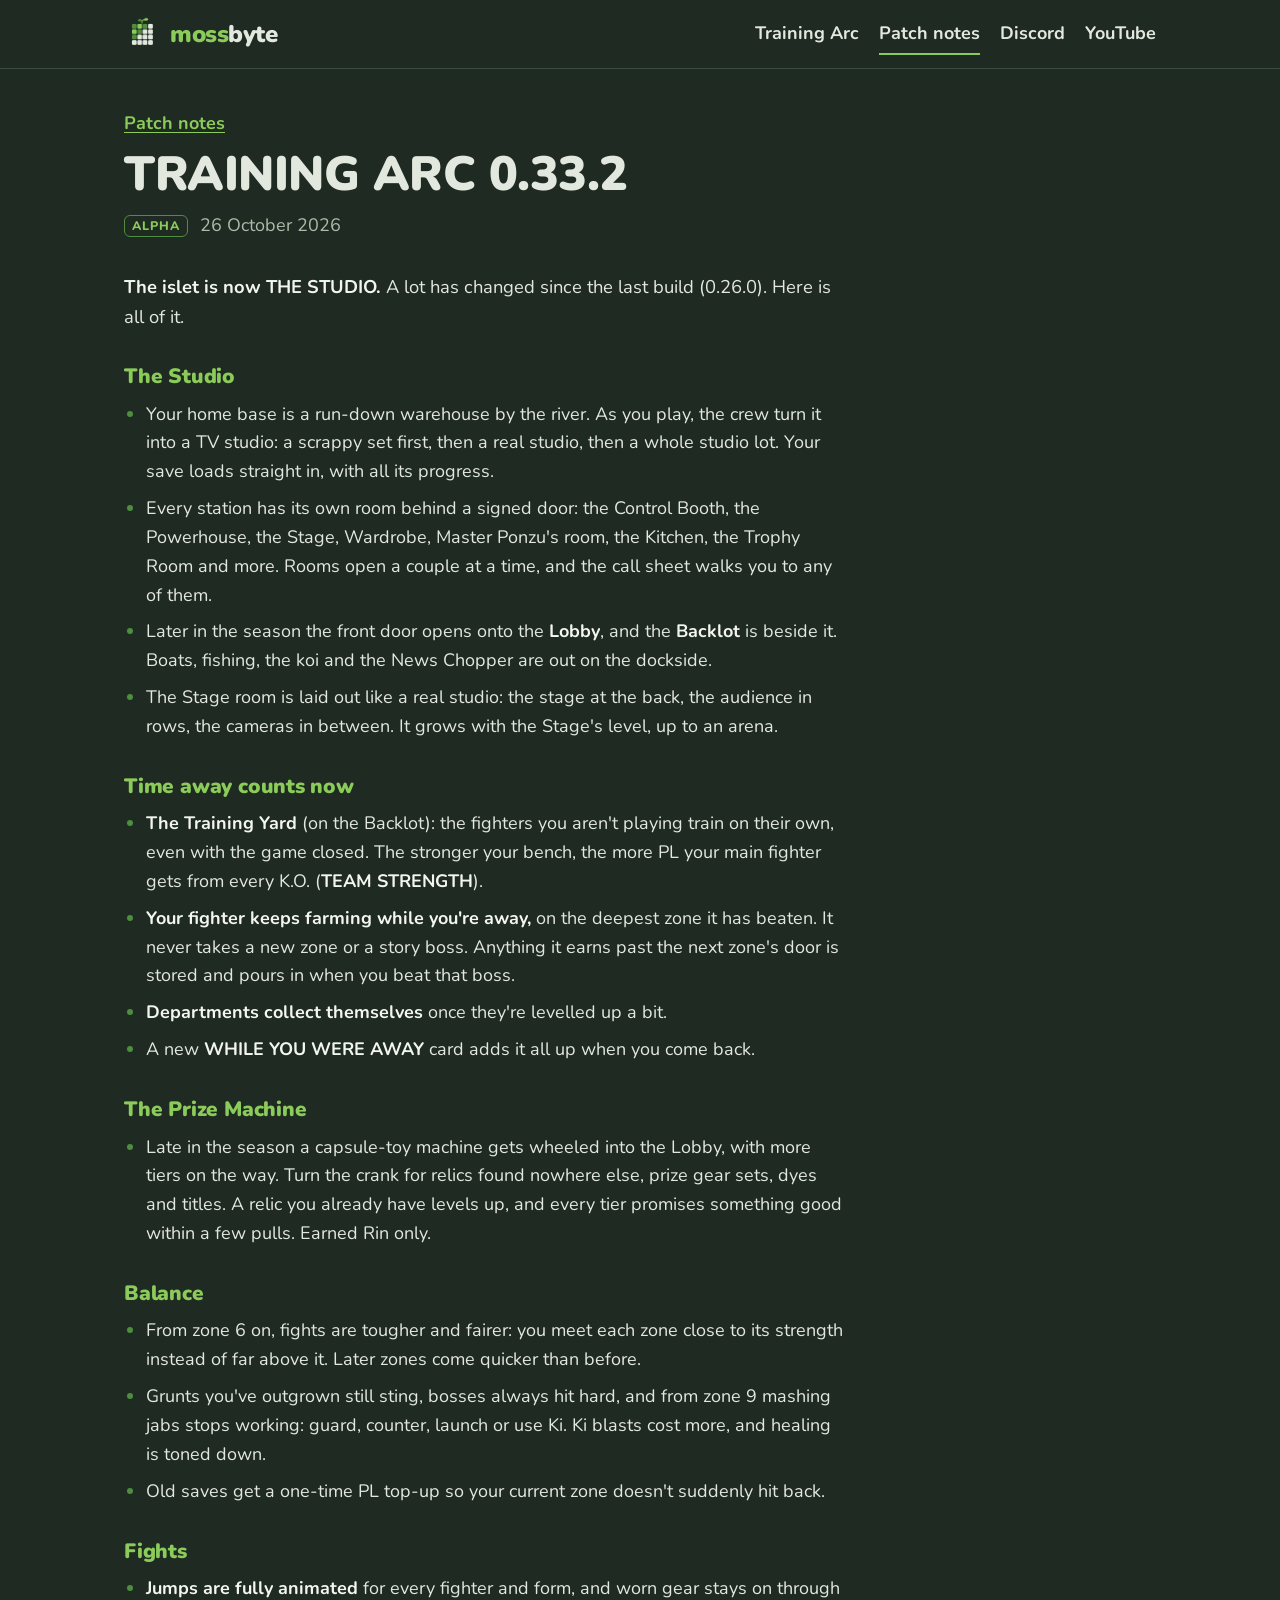
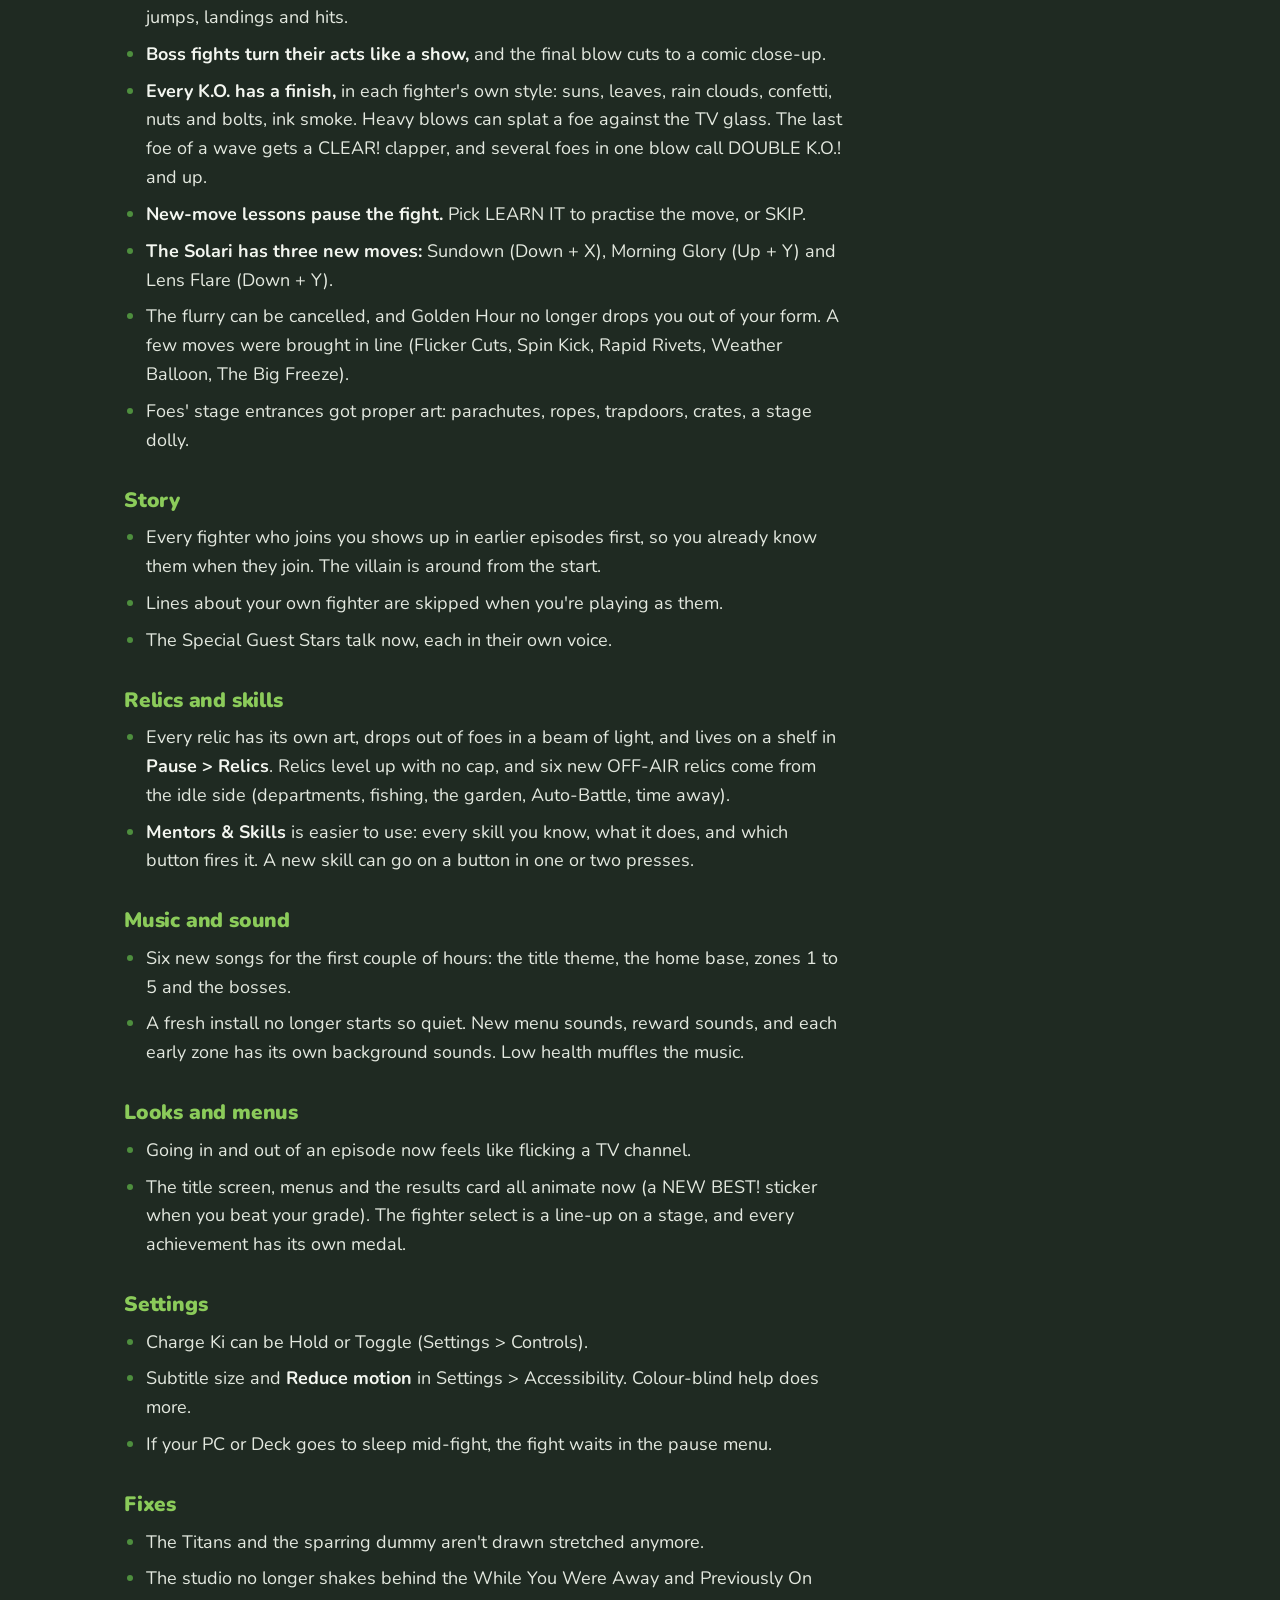
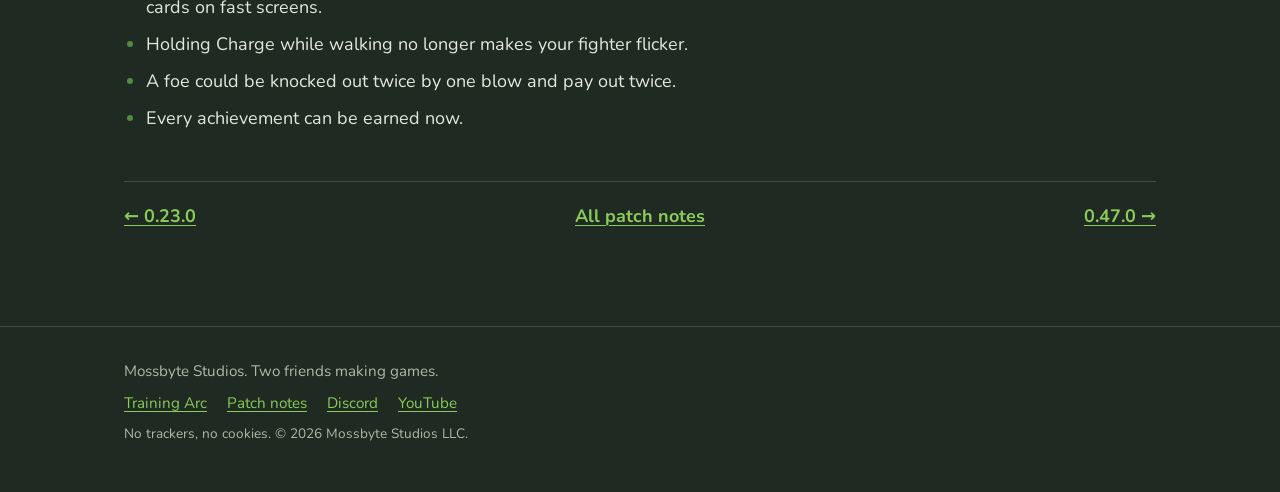
<file: patch-notes/0.33.2-alpha/index.html>
<!doctype html>
<html lang="en">
<head>
<meta charset="utf-8">
<meta name="viewport" content="width=device-width, initial-scale=1">
<title>TRAINING ARC 0.33.2 patch notes | Mossbyte Studios</title>
<meta name="description" content="The islet is now THE STUDIO. A lot has changed since the last build (0.26.0).">
<meta name="theme-color" content="#1F2A22">
<link rel="canonical" href="https://mossbytestudios.com/patch-notes/0.33.2-alpha/">
<meta property="og:type" content="website">
<meta property="og:site_name" content="Mossbyte Studios">
<meta property="og:title" content="TRAINING ARC 0.33.2 patch notes | Mossbyte Studios">
<meta property="og:description" content="The islet is now THE STUDIO. A lot has changed since the last build (0.26.0).">
<meta property="og:url" content="https://mossbytestudios.com/patch-notes/0.33.2-alpha/">
<meta property="og:image" content="https://mossbytestudios.com/img/og_training_arc.jpg">
<meta name="twitter:card" content="summary_large_image">
<link rel="icon" type="image/png" sizes="32x32" href="../../img/icon-32.png">
<link rel="apple-touch-icon" href="../../img/icon-180.png">
<link rel="preload" href="../../fonts/nunito-latin.woff" as="font" type="font/woff" crossorigin>
<link rel="stylesheet" href="../../css/site.css">
<script src="../../js/site.js" defer></script>
<script type="application/ld+json">
{"@context": "https://schema.org", "@type": "Organization", "name": "Mossbyte Studios", "legalName": "Mossbyte Studios LLC",
 "url": "https://mossbytestudios.com/", "logo": "https://mossbytestudios.com/img/icon-180.png",
 "sameAs": ["https://www.youtube.com/@MossbyteStudiosLLC"]}
</script>
</head>
<body class="notes-page">
<a class="skip" href="#main">Skip to content</a>
<header class="site-header">
  <div class="wrap header-row">
    <a class="brand" href="../../" aria-label="Mossbyte Studios, home">
      <img src="../../img/icon-180.png" alt="" width="36" height="36">
      <span class="brand-word"><span class="moss">moss</span>byte</span>
    </a>
    <nav class="site-nav" aria-label="Main">
      <a href="../../training-arc/">Training Arc</a>
      <a href="../../patch-notes/" aria-current="page">Patch notes</a>
      <a href="https://discord.gg/VtTaMhQuwS">Discord</a>
      <a href="https://www.youtube.com/@MossbyteStudiosLLC">YouTube</a>
    </nav>
  </div>
</header>
<main id="main">
<article class="wrap notes">
  <p class="crumbs"><a href="../../patch-notes/">Patch notes</a></p>
  <h1>TRAINING ARC 0.33.2</h1>
  <p class="notes-meta"><span class="tag">Alpha</span><time datetime="2026-10-26">26 October 2026</time></p>
  <div class="prose notes-body">
<p><strong>The islet is now THE STUDIO.</strong> A lot has changed since the last build (0.26.0). Here is all of it.</p>
<h2>The Studio</h2>
<ul>
<li>Your home base is a run-down warehouse by the river. As you play, the crew turn it into a TV studio: a scrappy set first, then a real studio, then a whole studio lot. Your save loads straight in, with all its progress.</li>
<li>Every station has its own room behind a signed door: the Control Booth, the Powerhouse, the Stage, Wardrobe, Master Ponzu's room, the Kitchen, the Trophy Room and more. Rooms open a couple at a time, and the call sheet walks you to any of them.</li>
<li>Later in the season the front door opens onto the <strong>Lobby</strong>, and the <strong>Backlot</strong> is beside it. Boats, fishing, the koi and the News Chopper are out on the dockside.</li>
<li>The Stage room is laid out like a real studio: the stage at the back, the audience in rows, the cameras in between. It grows with the Stage's level, up to an arena.</li>
</ul>
<h2>Time away counts now</h2>
<ul>
<li><strong>The Training Yard</strong> (on the Backlot): the fighters you aren't playing train on their own, even with the game closed. The stronger your bench, the more PL your main fighter gets from every K.O. (<strong>TEAM STRENGTH</strong>).</li>
<li><strong>Your fighter keeps farming while you're away,</strong> on the deepest zone it has beaten. It never takes a new zone or a story boss. Anything it earns past the next zone's door is stored and pours in when you beat that boss.</li>
<li><strong>Departments collect themselves</strong> once they're levelled up a bit.</li>
<li>A new <strong>WHILE YOU WERE AWAY</strong> card adds it all up when you come back.</li>
</ul>
<h2>The Prize Machine</h2>
<ul>
<li>Late in the season a capsule-toy machine gets wheeled into the Lobby, with more tiers on the way. Turn the crank for relics found nowhere else, prize gear sets, dyes and titles. A relic you already have levels up, and every tier promises something good within a few pulls. Earned Rin only.</li>
</ul>
<h2>Balance</h2>
<ul>
<li>From zone 6 on, fights are tougher and fairer: you meet each zone close to its strength instead of far above it. Later zones come quicker than before.</li>
<li>Grunts you've outgrown still sting, bosses always hit hard, and from zone 9 mashing jabs stops working: guard, counter, launch or use Ki. Ki blasts cost more, and healing is toned down.</li>
<li>Old saves get a one-time PL top-up so your current zone doesn't suddenly hit back.</li>
</ul>
<h2>Fights</h2>
<ul>
<li><strong>Jumps are fully animated</strong> for every fighter and form, and worn gear stays on through jumps, landings and hits.</li>
<li><strong>Boss fights turn their acts like a show,</strong> and the final blow cuts to a comic close-up.</li>
<li><strong>Every K.O. has a finish,</strong> in each fighter's own style: suns, leaves, rain clouds, confetti, nuts and bolts, ink smoke. Heavy blows can splat a foe against the TV glass. The last foe of a wave gets a CLEAR! clapper, and several foes in one blow call DOUBLE K.O.! and up.</li>
<li><strong>New-move lessons pause the fight.</strong> Pick LEARN IT to practise the move, or SKIP.</li>
<li><strong>The Solari has three new moves:</strong> Sundown (Down + X), Morning Glory (Up + Y) and Lens Flare (Down + Y).</li>
<li>The flurry can be cancelled, and Golden Hour no longer drops you out of your form. A few moves were brought in line (Flicker Cuts, Spin Kick, Rapid Rivets, Weather Balloon, The Big Freeze).</li>
<li>Foes' stage entrances got proper art: parachutes, ropes, trapdoors, crates, a stage dolly.</li>
</ul>
<h2>Story</h2>
<ul>
<li>Every fighter who joins you shows up in earlier episodes first, so you already know them when they join. The villain is around from the start.</li>
<li>Lines about your own fighter are skipped when you're playing as them.</li>
<li>The Special Guest Stars talk now, each in their own voice.</li>
</ul>
<h2>Relics and skills</h2>
<ul>
<li>Every relic has its own art, drops out of foes in a beam of light, and lives on a shelf in <strong>Pause &gt; Relics</strong>. Relics level up with no cap, and six new OFF-AIR relics come from the idle side (departments, fishing, the garden, Auto-Battle, time away).</li>
<li><strong>Mentors &amp; Skills</strong> is easier to use: every skill you know, what it does, and which button fires it. A new skill can go on a button in one or two presses.</li>
</ul>
<h2>Music and sound</h2>
<ul>
<li>Six new songs for the first couple of hours: the title theme, the home base, zones 1 to 5 and the bosses.</li>
<li>A fresh install no longer starts so quiet. New menu sounds, reward sounds, and each early zone has its own background sounds. Low health muffles the music.</li>
</ul>
<h2>Looks and menus</h2>
<ul>
<li>Going in and out of an episode now feels like flicking a TV channel.</li>
<li>The title screen, menus and the results card all animate now (a NEW BEST! sticker when you beat your grade). The fighter select is a line-up on a stage, and every achievement has its own medal.</li>
</ul>
<h2>Settings</h2>
<ul>
<li>Charge Ki can be Hold or Toggle (Settings &gt; Controls).</li>
<li>Subtitle size and <strong>Reduce motion</strong> in Settings &gt; Accessibility. Colour-blind help does more.</li>
<li>If your PC or Deck goes to sleep mid-fight, the fight waits in the pause menu.</li>
</ul>
<h2>Fixes</h2>
<ul>
<li>The Titans and the sparring dummy aren't drawn stretched anymore.</li>
<li>The studio no longer shakes behind the While You Were Away and Previously On cards on fast screens.</li>
<li>Holding Charge while walking no longer makes your fighter flicker.</li>
<li>A foe could be knocked out twice by one blow and pay out twice.</li>
<li>Every achievement can be earned now.</li>
</ul>
  </div>
  <nav class="pager" aria-label="Other builds"><a href="../../patch-notes/0.23.0-alpha/" rel="prev">&larr; 0.23.0</a><a href="../../patch-notes/">All patch notes</a><a href="../../patch-notes/0.47.0-alpha/" rel="next">0.47.0 &rarr;</a></nav>
</article>
</main>
<footer class="site-footer">
  <div class="wrap footer-row">
    <p>Mossbyte Studios. Two friends making games.</p>
    <p class="footer-links">
      <a href="../../training-arc/">Training Arc</a>
      <a href="../../patch-notes/">Patch notes</a>
      <a href="https://discord.gg/VtTaMhQuwS">Discord</a>
      <a href="https://www.youtube.com/@MossbyteStudiosLLC">YouTube</a>
    </p>
    <p class="small">No trackers, no cookies. &copy; 2026 Mossbyte Studios LLC.</p>
  </div>
</footer>
</body>
</html>
</file>
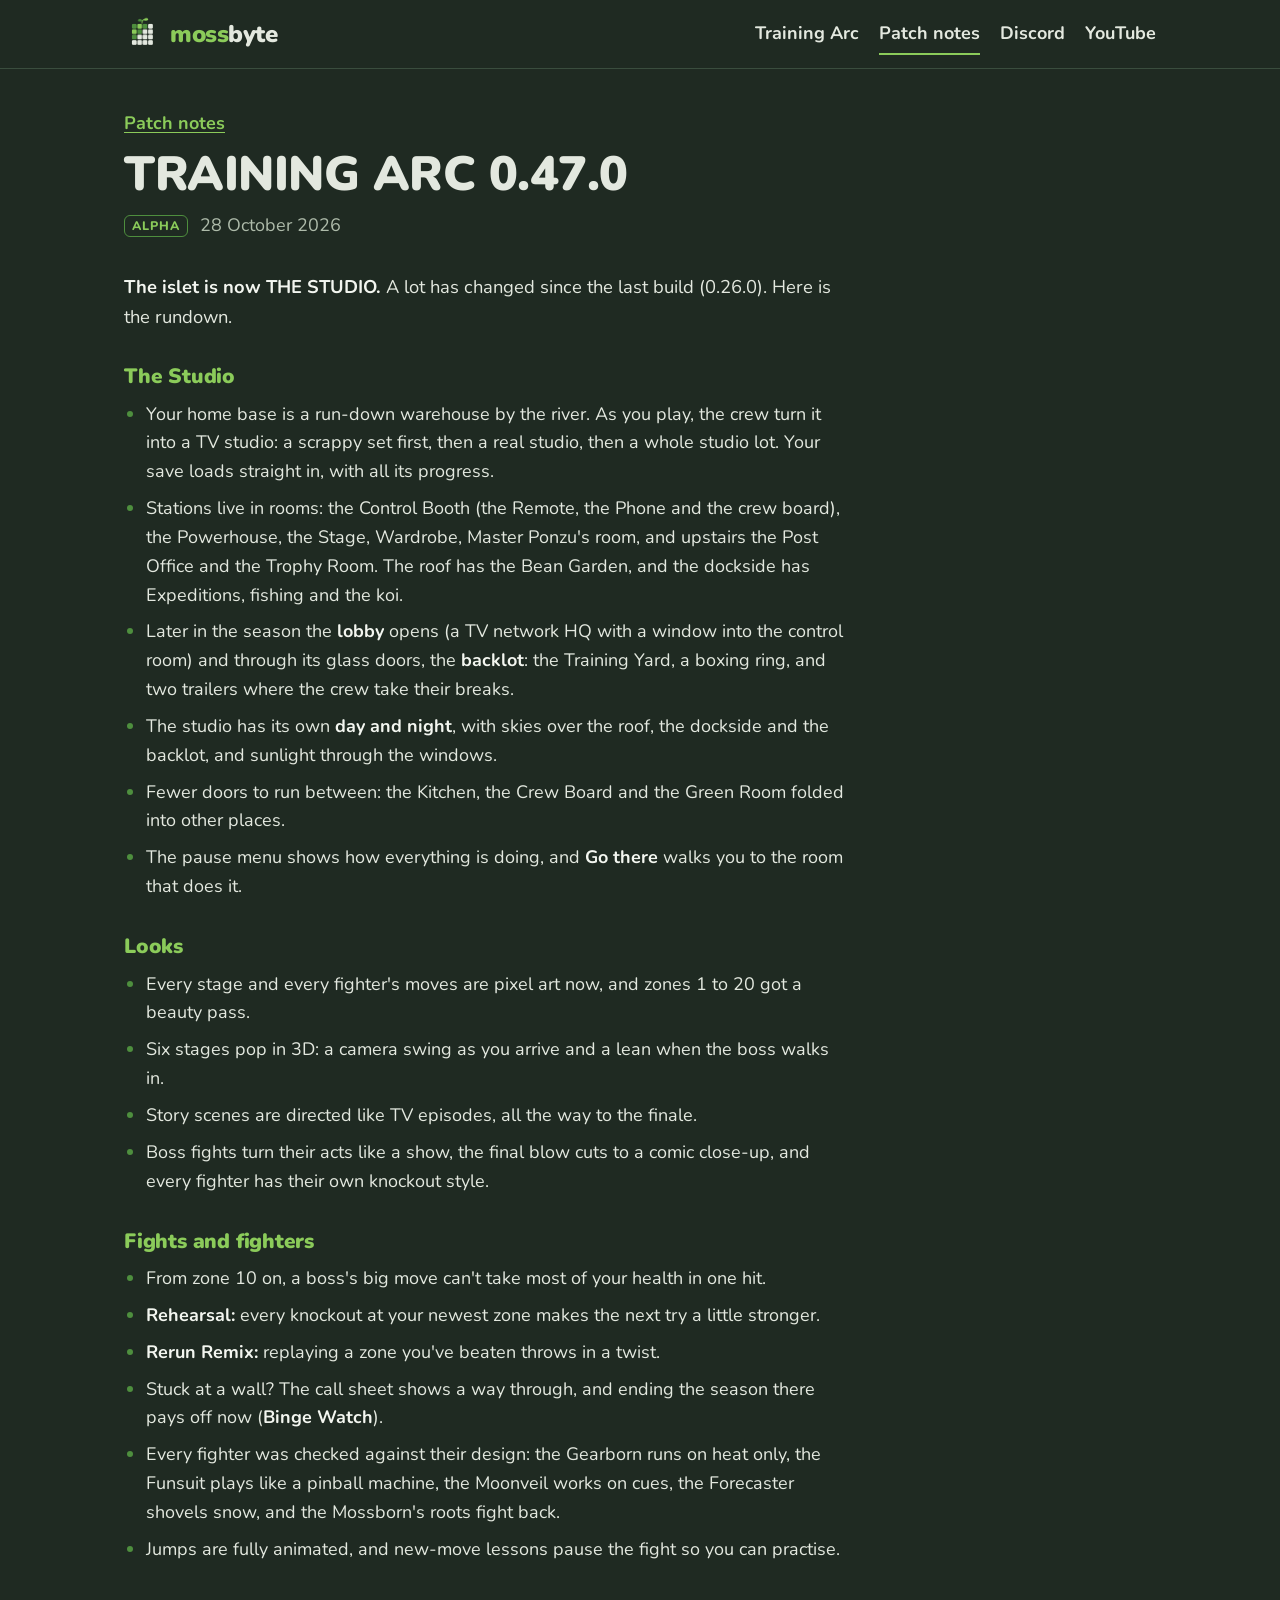
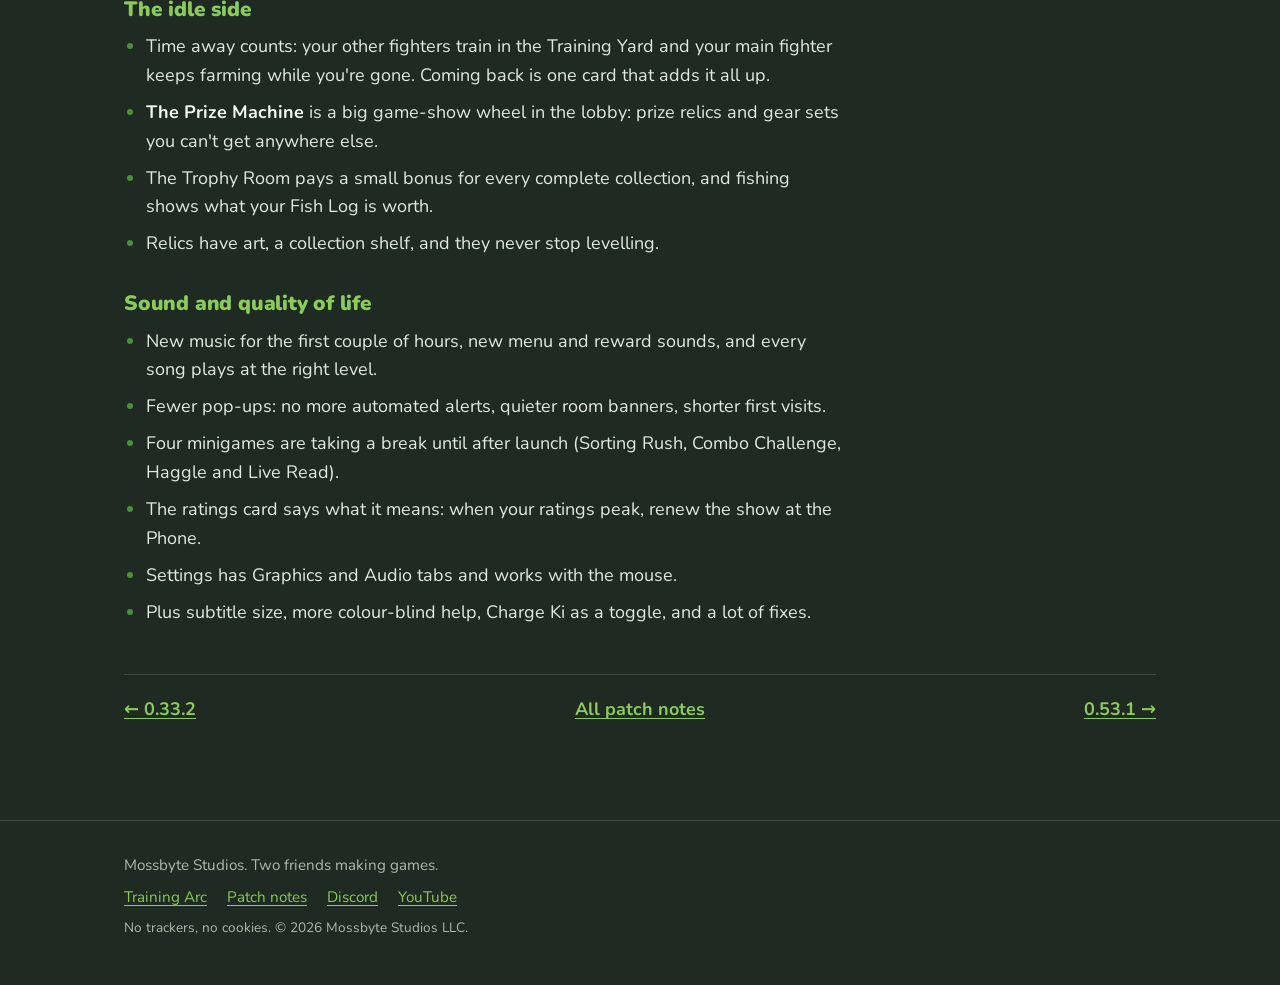
<file: patch-notes/0.47.0-alpha/index.html>
<!doctype html>
<html lang="en">
<head>
<meta charset="utf-8">
<meta name="viewport" content="width=device-width, initial-scale=1">
<title>TRAINING ARC 0.47.0 patch notes | Mossbyte Studios</title>
<meta name="description" content="The islet is now THE STUDIO. A lot has changed since the last build (0.26.0). Here is the rundown.">
<meta name="theme-color" content="#1F2A22">
<link rel="canonical" href="https://mossbytestudios.com/patch-notes/0.47.0-alpha/">
<meta property="og:type" content="website">
<meta property="og:site_name" content="Mossbyte Studios">
<meta property="og:title" content="TRAINING ARC 0.47.0 patch notes | Mossbyte Studios">
<meta property="og:description" content="The islet is now THE STUDIO. A lot has changed since the last build (0.26.0). Here is the rundown.">
<meta property="og:url" content="https://mossbytestudios.com/patch-notes/0.47.0-alpha/">
<meta property="og:image" content="https://mossbytestudios.com/img/og_training_arc.jpg">
<meta name="twitter:card" content="summary_large_image">
<link rel="icon" type="image/png" sizes="32x32" href="../../img/icon-32.png">
<link rel="apple-touch-icon" href="../../img/icon-180.png">
<link rel="preload" href="../../fonts/nunito-latin.woff" as="font" type="font/woff" crossorigin>
<link rel="stylesheet" href="../../css/site.css">
<script src="../../js/site.js" defer></script>
<script type="application/ld+json">
{"@context": "https://schema.org", "@type": "Organization", "name": "Mossbyte Studios", "legalName": "Mossbyte Studios LLC",
 "url": "https://mossbytestudios.com/", "logo": "https://mossbytestudios.com/img/icon-180.png",
 "sameAs": ["https://www.youtube.com/@MossbyteStudiosLLC"]}
</script>
</head>
<body class="notes-page">
<a class="skip" href="#main">Skip to content</a>
<header class="site-header">
  <div class="wrap header-row">
    <a class="brand" href="../../" aria-label="Mossbyte Studios, home">
      <img src="../../img/icon-180.png" alt="" width="36" height="36">
      <span class="brand-word"><span class="moss">moss</span>byte</span>
    </a>
    <nav class="site-nav" aria-label="Main">
      <a href="../../training-arc/">Training Arc</a>
      <a href="../../patch-notes/" aria-current="page">Patch notes</a>
      <a href="https://discord.gg/VtTaMhQuwS">Discord</a>
      <a href="https://www.youtube.com/@MossbyteStudiosLLC">YouTube</a>
    </nav>
  </div>
</header>
<main id="main">
<article class="wrap notes">
  <p class="crumbs"><a href="../../patch-notes/">Patch notes</a></p>
  <h1>TRAINING ARC 0.47.0</h1>
  <p class="notes-meta"><span class="tag">Alpha</span><time datetime="2026-10-28">28 October 2026</time></p>
  <div class="prose notes-body">
<p><strong>The islet is now THE STUDIO.</strong> A lot has changed since the last build (0.26.0). Here is the rundown.</p>
<h2>The Studio</h2>
<ul>
<li>Your home base is a run-down warehouse by the river. As you play, the crew turn it into a TV studio: a scrappy set first, then a real studio, then a whole studio lot. Your save loads straight in, with all its progress.</li>
<li>Stations live in rooms: the Control Booth (the Remote, the Phone and the crew board), the Powerhouse, the Stage, Wardrobe, Master Ponzu's room, and upstairs the Post Office and the Trophy Room. The roof has the Bean Garden, and the dockside has Expeditions, fishing and the koi.</li>
<li>Later in the season the <strong>lobby</strong> opens (a TV network HQ with a window into the control room) and through its glass doors, the <strong>backlot</strong>: the Training Yard, a boxing ring, and two trailers where the crew take their breaks.</li>
<li>The studio has its own <strong>day and night</strong>, with skies over the roof, the dockside and the backlot, and sunlight through the windows.</li>
<li>Fewer doors to run between: the Kitchen, the Crew Board and the Green Room folded into other places.</li>
<li>The pause menu shows how everything is doing, and <strong>Go there</strong> walks you to the room that does it.</li>
</ul>
<h2>Looks</h2>
<ul>
<li>Every stage and every fighter's moves are pixel art now, and zones 1 to 20 got a beauty pass.</li>
<li>Six stages pop in 3D: a camera swing as you arrive and a lean when the boss walks in.</li>
<li>Story scenes are directed like TV episodes, all the way to the finale.</li>
<li>Boss fights turn their acts like a show, the final blow cuts to a comic close-up, and every fighter has their own knockout style.</li>
</ul>
<h2>Fights and fighters</h2>
<ul>
<li>From zone 10 on, a boss's big move can't take most of your health in one hit.</li>
<li><strong>Rehearsal:</strong> every knockout at your newest zone makes the next try a little stronger.</li>
<li><strong>Rerun Remix:</strong> replaying a zone you've beaten throws in a twist.</li>
<li>Stuck at a wall? The call sheet shows a way through, and ending the season there pays off now (<strong>Binge Watch</strong>).</li>
<li>Every fighter was checked against their design: the Gearborn runs on heat only, the Funsuit plays like a pinball machine, the Moonveil works on cues, the Forecaster shovels snow, and the Mossborn's roots fight back.</li>
<li>Jumps are fully animated, and new-move lessons pause the fight so you can practise.</li>
</ul>
<h2>The idle side</h2>
<ul>
<li>Time away counts: your other fighters train in the Training Yard and your main fighter keeps farming while you're gone. Coming back is one card that adds it all up.</li>
<li><strong>The Prize Machine</strong> is a big game-show wheel in the lobby: prize relics and gear sets you can't get anywhere else.</li>
<li>The Trophy Room pays a small bonus for every complete collection, and fishing shows what your Fish Log is worth.</li>
<li>Relics have art, a collection shelf, and they never stop levelling.</li>
</ul>
<h2>Sound and quality of life</h2>
<ul>
<li>New music for the first couple of hours, new menu and reward sounds, and every song plays at the right level.</li>
<li>Fewer pop-ups: no more automated alerts, quieter room banners, shorter first visits.</li>
<li>Four minigames are taking a break until after launch (Sorting Rush, Combo Challenge, Haggle and Live Read).</li>
<li>The ratings card says what it means: when your ratings peak, renew the show at the Phone.</li>
<li>Settings has Graphics and Audio tabs and works with the mouse.</li>
<li>Plus subtitle size, more colour-blind help, Charge Ki as a toggle, and a lot of fixes.</li>
</ul>
  </div>
  <nav class="pager" aria-label="Other builds"><a href="../../patch-notes/0.33.2-alpha/" rel="prev">&larr; 0.33.2</a><a href="../../patch-notes/">All patch notes</a><a href="../../patch-notes/0.53.1-alpha/" rel="next">0.53.1 &rarr;</a></nav>
</article>
</main>
<footer class="site-footer">
  <div class="wrap footer-row">
    <p>Mossbyte Studios. Two friends making games.</p>
    <p class="footer-links">
      <a href="../../training-arc/">Training Arc</a>
      <a href="../../patch-notes/">Patch notes</a>
      <a href="https://discord.gg/VtTaMhQuwS">Discord</a>
      <a href="https://www.youtube.com/@MossbyteStudiosLLC">YouTube</a>
    </p>
    <p class="small">No trackers, no cookies. &copy; 2026 Mossbyte Studios LLC.</p>
  </div>
</footer>
</body>
</html>
</file>
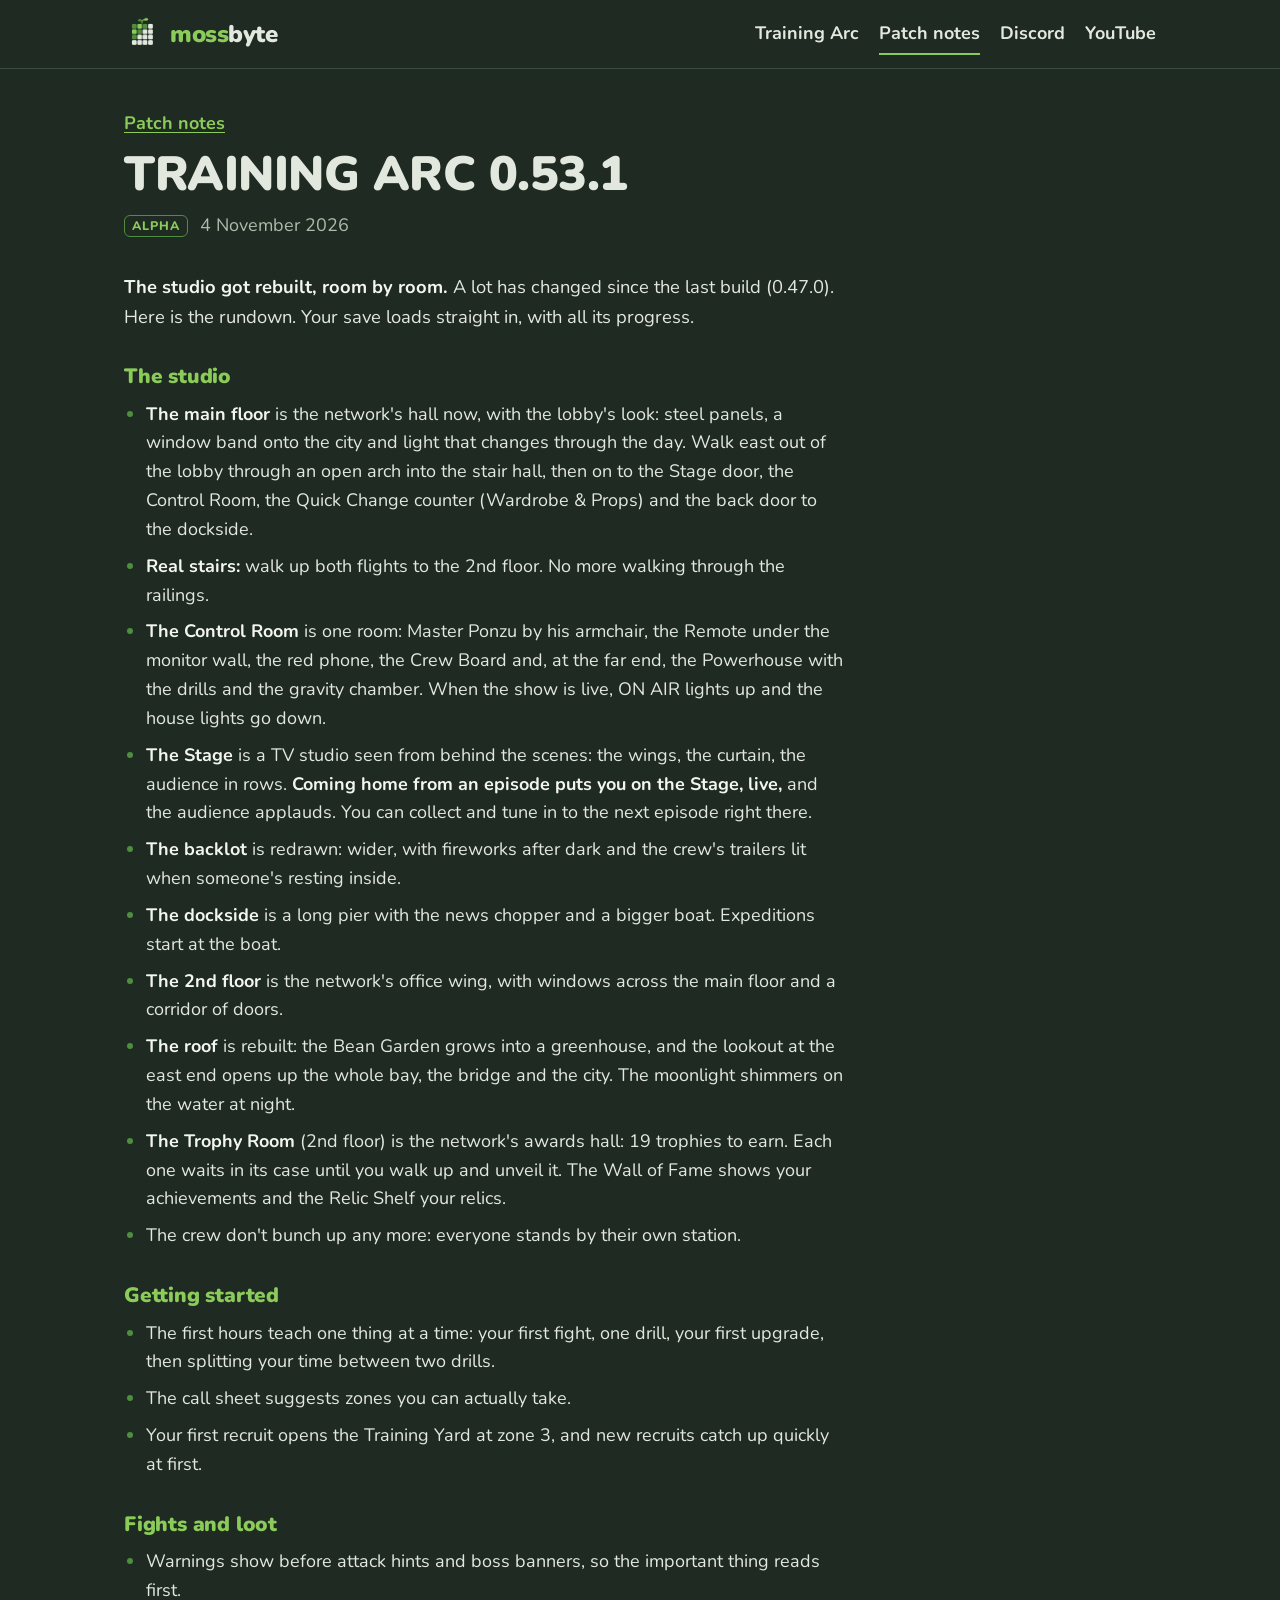
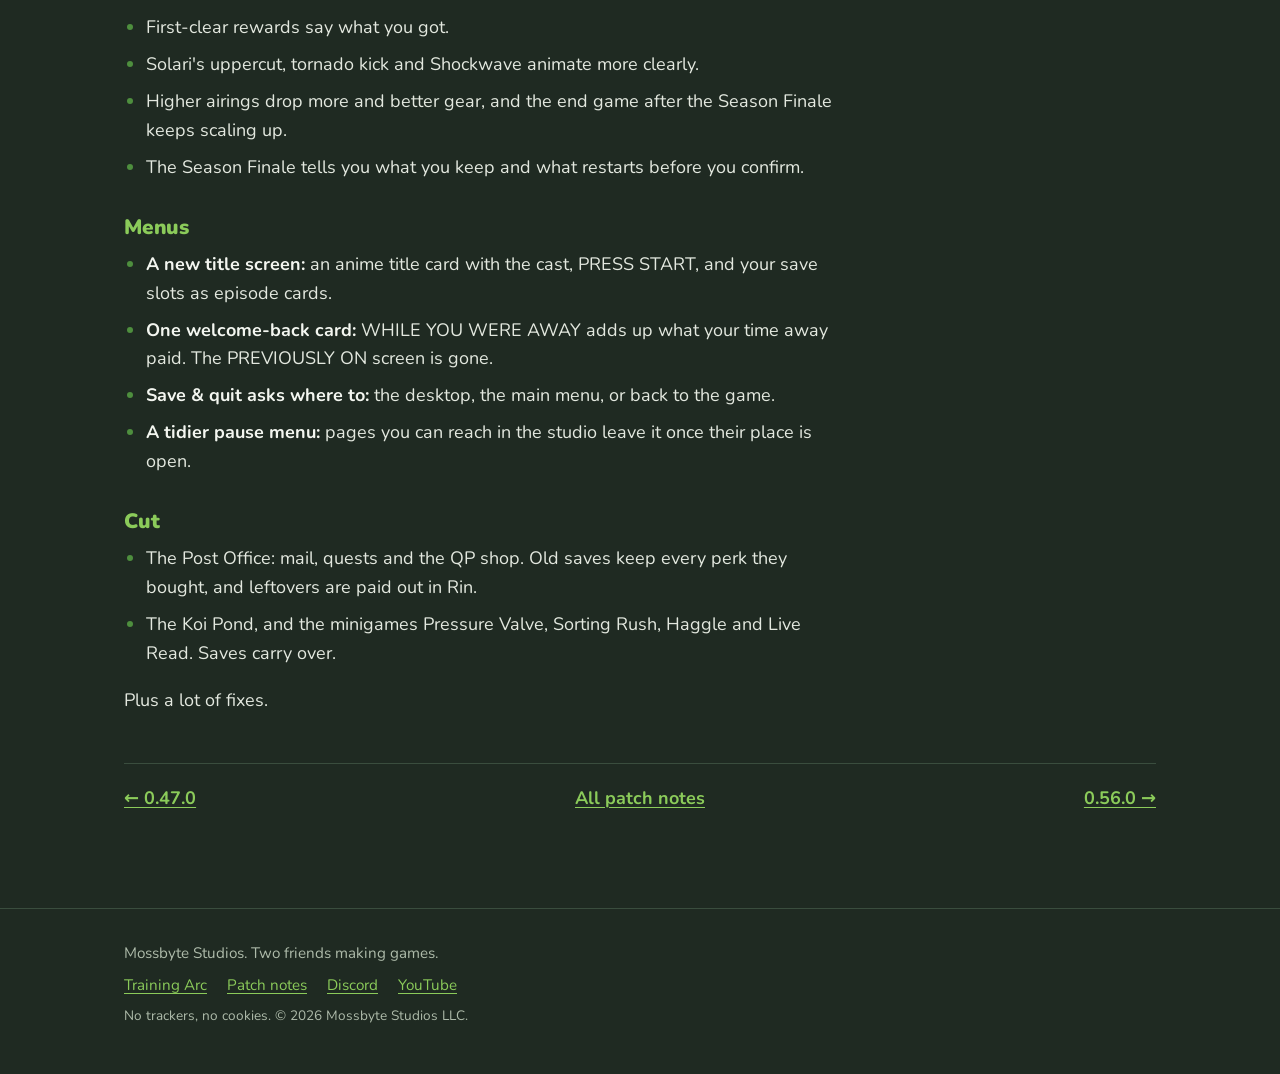
<file: patch-notes/0.53.1-alpha/index.html>
<!doctype html>
<html lang="en">
<head>
<meta charset="utf-8">
<meta name="viewport" content="width=device-width, initial-scale=1">
<title>TRAINING ARC 0.53.1 patch notes | Mossbyte Studios</title>
<meta name="description" content="The studio got rebuilt, room by room. A lot has changed since the last build (0.47.0). Here is the rundown. Your save loads straight in, with all its progress.">
<meta name="theme-color" content="#1F2A22">
<link rel="canonical" href="https://mossbytestudios.com/patch-notes/0.53.1-alpha/">
<meta property="og:type" content="website">
<meta property="og:site_name" content="Mossbyte Studios">
<meta property="og:title" content="TRAINING ARC 0.53.1 patch notes | Mossbyte Studios">
<meta property="og:description" content="The studio got rebuilt, room by room. A lot has changed since the last build (0.47.0). Here is the rundown. Your save loads straight in, with all its progress.">
<meta property="og:url" content="https://mossbytestudios.com/patch-notes/0.53.1-alpha/">
<meta property="og:image" content="https://mossbytestudios.com/img/og_training_arc.jpg">
<meta name="twitter:card" content="summary_large_image">
<link rel="icon" type="image/png" sizes="32x32" href="../../img/icon-32.png">
<link rel="apple-touch-icon" href="../../img/icon-180.png">
<link rel="preload" href="../../fonts/nunito-latin.woff" as="font" type="font/woff" crossorigin>
<link rel="stylesheet" href="../../css/site.css">
<script src="../../js/site.js" defer></script>
<script type="application/ld+json">
{"@context": "https://schema.org", "@type": "Organization", "name": "Mossbyte Studios", "legalName": "Mossbyte Studios LLC",
 "url": "https://mossbytestudios.com/", "logo": "https://mossbytestudios.com/img/icon-180.png",
 "sameAs": ["https://www.youtube.com/@MossbyteStudiosLLC"]}
</script>
</head>
<body class="notes-page">
<a class="skip" href="#main">Skip to content</a>
<header class="site-header">
  <div class="wrap header-row">
    <a class="brand" href="../../" aria-label="Mossbyte Studios, home">
      <img src="../../img/icon-180.png" alt="" width="36" height="36">
      <span class="brand-word"><span class="moss">moss</span>byte</span>
    </a>
    <nav class="site-nav" aria-label="Main">
      <a href="../../training-arc/">Training Arc</a>
      <a href="../../patch-notes/" aria-current="page">Patch notes</a>
      <a href="https://discord.gg/VtTaMhQuwS">Discord</a>
      <a href="https://www.youtube.com/@MossbyteStudiosLLC">YouTube</a>
    </nav>
  </div>
</header>
<main id="main">
<article class="wrap notes">
  <p class="crumbs"><a href="../../patch-notes/">Patch notes</a></p>
  <h1>TRAINING ARC 0.53.1</h1>
  <p class="notes-meta"><span class="tag">Alpha</span><time datetime="2026-11-04">4 November 2026</time></p>
  <div class="prose notes-body">
<p><strong>The studio got rebuilt, room by room.</strong> A lot has changed since the last build (0.47.0). Here is the rundown. Your save loads straight in, with all its progress.</p>
<h2>The studio</h2>
<ul>
<li><strong>The main floor</strong> is the network's hall now, with the lobby's look: steel panels, a window band onto the city and light that changes through the day. Walk east out of the lobby through an open arch into the stair hall, then on to the Stage door, the Control Room, the Quick Change counter (Wardrobe &amp; Props) and the back door to the dockside.</li>
<li><strong>Real stairs:</strong> walk up both flights to the 2nd floor. No more walking through the railings.</li>
<li><strong>The Control Room</strong> is one room: Master Ponzu by his armchair, the Remote under the monitor wall, the red phone, the Crew Board and, at the far end, the Powerhouse with the drills and the gravity chamber. When the show is live, ON AIR lights up and the house lights go down.</li>
<li><strong>The Stage</strong> is a TV studio seen from behind the scenes: the wings, the curtain, the audience in rows. <strong>Coming home from an episode puts you on the Stage, live,</strong> and the audience applauds. You can collect and tune in to the next episode right there.</li>
<li><strong>The backlot</strong> is redrawn: wider, with fireworks after dark and the crew's trailers lit when someone's resting inside.</li>
<li><strong>The dockside</strong> is a long pier with the news chopper and a bigger boat. Expeditions start at the boat.</li>
<li><strong>The 2nd floor</strong> is the network's office wing, with windows across the main floor and a corridor of doors.</li>
<li><strong>The roof</strong> is rebuilt: the Bean Garden grows into a greenhouse, and the lookout at the east end opens up the whole bay, the bridge and the city. The moonlight shimmers on the water at night.</li>
<li><strong>The Trophy Room</strong> (2nd floor) is the network's awards hall: 19 trophies to earn. Each one waits in its case until you walk up and unveil it. The Wall of Fame shows your achievements and the Relic Shelf your relics.</li>
<li>The crew don't bunch up any more: everyone stands by their own station.</li>
</ul>
<h2>Getting started</h2>
<ul>
<li>The first hours teach one thing at a time: your first fight, one drill, your first upgrade, then splitting your time between two drills.</li>
<li>The call sheet suggests zones you can actually take.</li>
<li>Your first recruit opens the Training Yard at zone 3, and new recruits catch up quickly at first.</li>
</ul>
<h2>Fights and loot</h2>
<ul>
<li>Warnings show before attack hints and boss banners, so the important thing reads first.</li>
<li>First-clear rewards say what you got.</li>
<li>Solari's uppercut, tornado kick and Shockwave animate more clearly.</li>
<li>Higher airings drop more and better gear, and the end game after the Season Finale keeps scaling up.</li>
<li>The Season Finale tells you what you keep and what restarts before you confirm.</li>
</ul>
<h2>Menus</h2>
<ul>
<li><strong>A new title screen:</strong> an anime title card with the cast, PRESS START, and your save slots as episode cards.</li>
<li><strong>One welcome-back card:</strong> WHILE YOU WERE AWAY adds up what your time away paid. The PREVIOUSLY ON screen is gone.</li>
<li><strong>Save &amp; quit asks where to:</strong> the desktop, the main menu, or back to the game.</li>
<li><strong>A tidier pause menu:</strong> pages you can reach in the studio leave it once their place is open.</li>
</ul>
<h2>Cut</h2>
<ul>
<li>The Post Office: mail, quests and the QP shop. Old saves keep every perk they bought, and leftovers are paid out in Rin.</li>
<li>The Koi Pond, and the minigames Pressure Valve, Sorting Rush, Haggle and Live Read. Saves carry over.</li>
</ul>
<p>Plus a lot of fixes.</p>
  </div>
  <nav class="pager" aria-label="Other builds"><a href="../../patch-notes/0.47.0-alpha/" rel="prev">&larr; 0.47.0</a><a href="../../patch-notes/">All patch notes</a><a href="../../patch-notes/0.56.0-alpha/" rel="next">0.56.0 &rarr;</a></nav>
</article>
</main>
<footer class="site-footer">
  <div class="wrap footer-row">
    <p>Mossbyte Studios. Two friends making games.</p>
    <p class="footer-links">
      <a href="../../training-arc/">Training Arc</a>
      <a href="../../patch-notes/">Patch notes</a>
      <a href="https://discord.gg/VtTaMhQuwS">Discord</a>
      <a href="https://www.youtube.com/@MossbyteStudiosLLC">YouTube</a>
    </p>
    <p class="small">No trackers, no cookies. &copy; 2026 Mossbyte Studios LLC.</p>
  </div>
</footer>
</body>
</html>
</file>
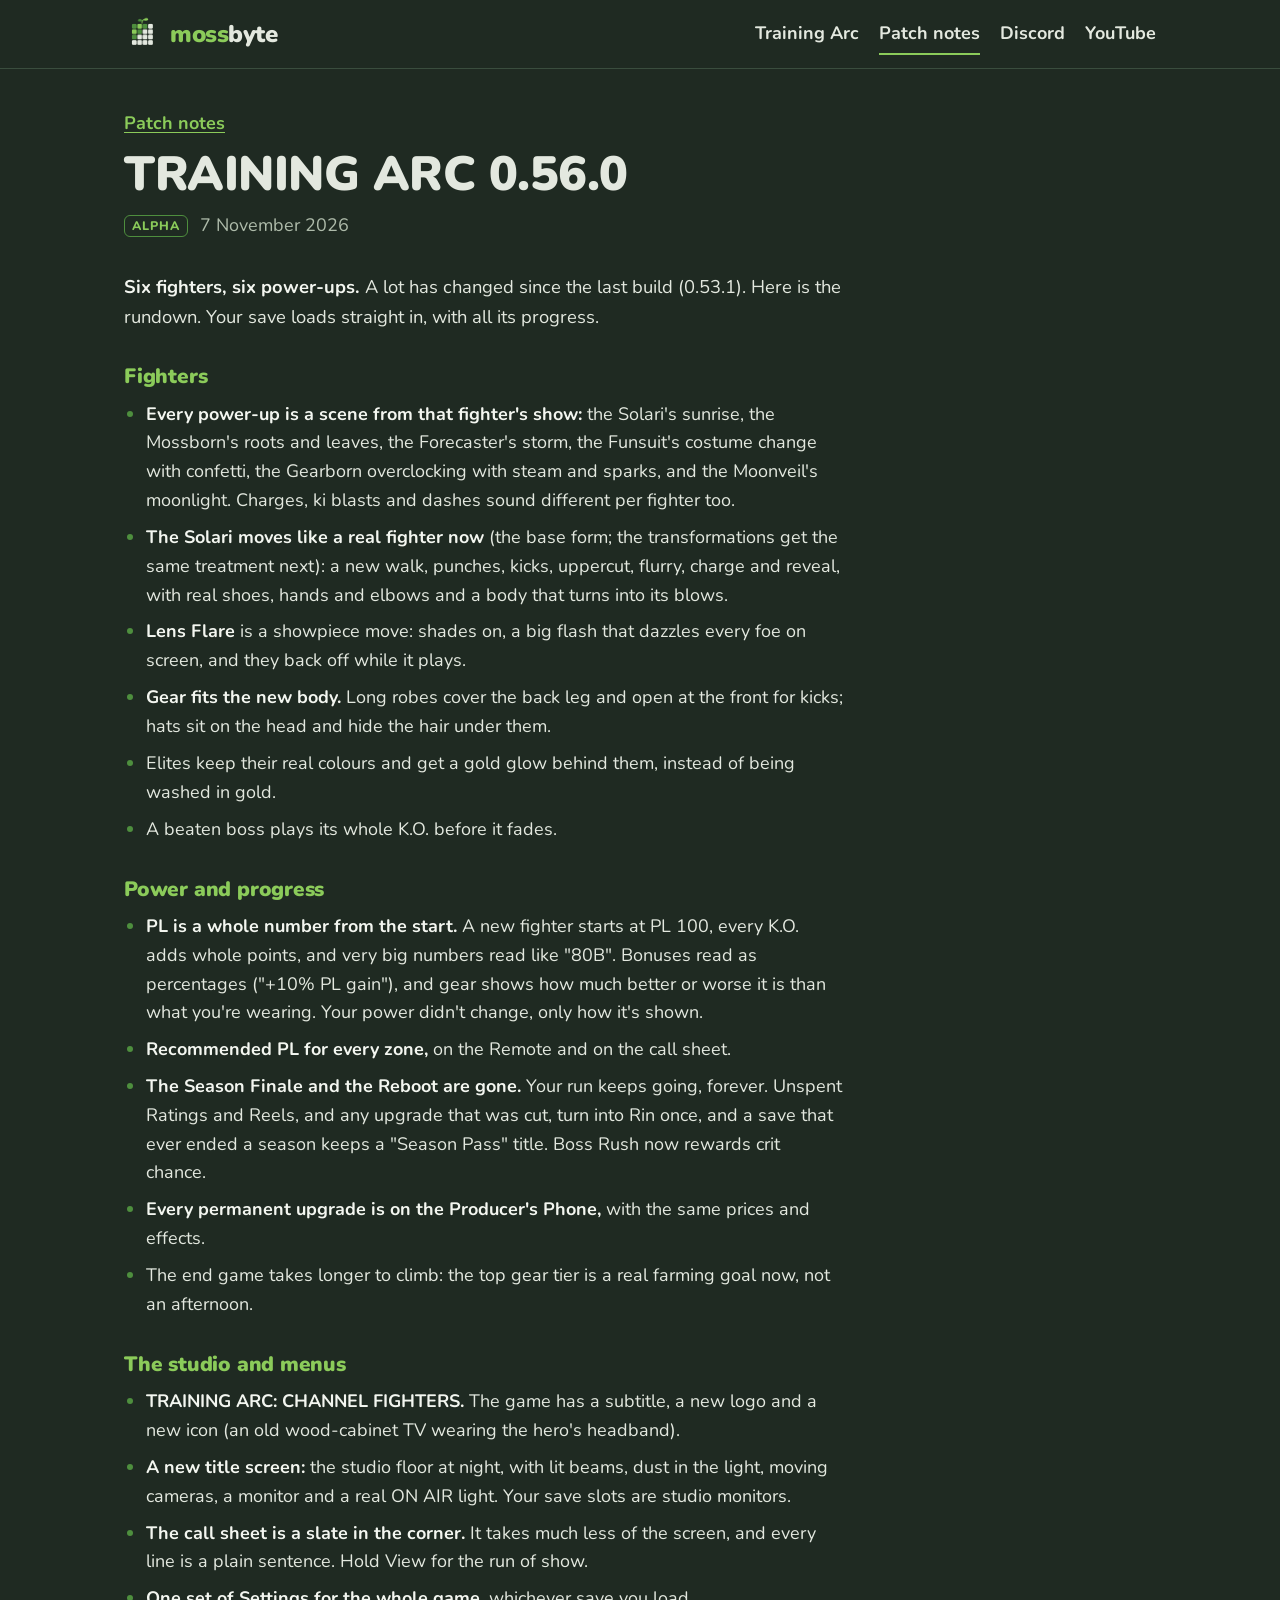
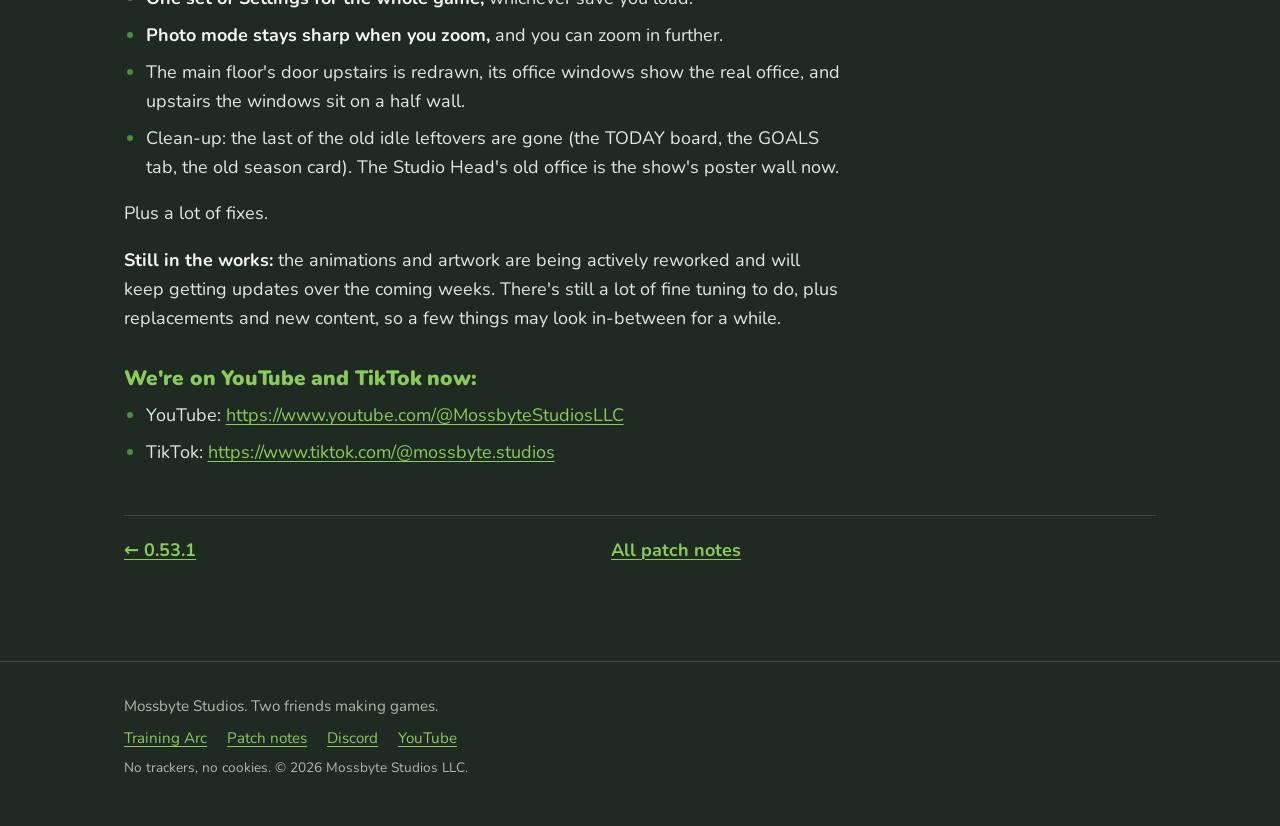
<file: patch-notes/0.56.0-alpha/index.html>
<!doctype html>
<html lang="en">
<head>
<meta charset="utf-8">
<meta name="viewport" content="width=device-width, initial-scale=1">
<title>TRAINING ARC 0.56.0 patch notes | Mossbyte Studios</title>
<meta name="description" content="Six fighters, six power-ups. A lot has changed since the last build (0.53.1). Here is the rundown. Your save loads straight in, with all its progress.">
<meta name="theme-color" content="#1F2A22">
<link rel="canonical" href="https://mossbytestudios.com/patch-notes/0.56.0-alpha/">
<meta property="og:type" content="website">
<meta property="og:site_name" content="Mossbyte Studios">
<meta property="og:title" content="TRAINING ARC 0.56.0 patch notes | Mossbyte Studios">
<meta property="og:description" content="Six fighters, six power-ups. A lot has changed since the last build (0.53.1). Here is the rundown. Your save loads straight in, with all its progress.">
<meta property="og:url" content="https://mossbytestudios.com/patch-notes/0.56.0-alpha/">
<meta property="og:image" content="https://mossbytestudios.com/img/og_training_arc.jpg">
<meta name="twitter:card" content="summary_large_image">
<link rel="icon" type="image/png" sizes="32x32" href="../../img/icon-32.png">
<link rel="apple-touch-icon" href="../../img/icon-180.png">
<link rel="preload" href="../../fonts/nunito-latin.woff" as="font" type="font/woff" crossorigin>
<link rel="stylesheet" href="../../css/site.css">
<script src="../../js/site.js" defer></script>
<script type="application/ld+json">
{"@context": "https://schema.org", "@type": "Organization", "name": "Mossbyte Studios", "legalName": "Mossbyte Studios LLC",
 "url": "https://mossbytestudios.com/", "logo": "https://mossbytestudios.com/img/icon-180.png",
 "sameAs": ["https://www.youtube.com/@MossbyteStudiosLLC"]}
</script>
</head>
<body class="notes-page">
<a class="skip" href="#main">Skip to content</a>
<header class="site-header">
  <div class="wrap header-row">
    <a class="brand" href="../../" aria-label="Mossbyte Studios, home">
      <img src="../../img/icon-180.png" alt="" width="36" height="36">
      <span class="brand-word"><span class="moss">moss</span>byte</span>
    </a>
    <nav class="site-nav" aria-label="Main">
      <a href="../../training-arc/">Training Arc</a>
      <a href="../../patch-notes/" aria-current="page">Patch notes</a>
      <a href="https://discord.gg/VtTaMhQuwS">Discord</a>
      <a href="https://www.youtube.com/@MossbyteStudiosLLC">YouTube</a>
    </nav>
  </div>
</header>
<main id="main">
<article class="wrap notes">
  <p class="crumbs"><a href="../../patch-notes/">Patch notes</a></p>
  <h1>TRAINING ARC 0.56.0</h1>
  <p class="notes-meta"><span class="tag">Alpha</span><time datetime="2026-11-07">7 November 2026</time></p>
  <div class="prose notes-body">
<p><strong>Six fighters, six power-ups.</strong> A lot has changed since the last build (0.53.1). Here is the rundown. Your save loads straight in, with all its progress.</p>
<h2>Fighters</h2>
<ul>
<li><strong>Every power-up is a scene from that fighter's show:</strong> the Solari's sunrise, the Mossborn's roots and leaves, the Forecaster's storm, the Funsuit's costume change with confetti, the Gearborn overclocking with steam and sparks, and the Moonveil's moonlight. Charges, ki blasts and dashes sound different per fighter too.</li>
<li><strong>The Solari moves like a real fighter now</strong> (the base form; the transformations get the same treatment next): a new walk, punches, kicks, uppercut, flurry, charge and reveal, with real shoes, hands and elbows and a body that turns into its blows.</li>
<li><strong>Lens Flare</strong> is a showpiece move: shades on, a big flash that dazzles every foe on screen, and they back off while it plays.</li>
<li><strong>Gear fits the new body.</strong> Long robes cover the back leg and open at the front for kicks; hats sit on the head and hide the hair under them.</li>
<li>Elites keep their real colours and get a gold glow behind them, instead of being washed in gold.</li>
<li>A beaten boss plays its whole K.O. before it fades.</li>
</ul>
<h2>Power and progress</h2>
<ul>
<li><strong>PL is a whole number from the start.</strong> A new fighter starts at PL 100, every K.O. adds whole points, and very big numbers read like "80B". Bonuses read as percentages ("+10% PL gain"), and gear shows how much better or worse it is than what you're wearing. Your power didn't change, only how it's shown.</li>
<li><strong>Recommended PL for every zone,</strong> on the Remote and on the call sheet.</li>
<li><strong>The Season Finale and the Reboot are gone.</strong> Your run keeps going, forever. Unspent Ratings and Reels, and any upgrade that was cut, turn into Rin once, and a save that ever ended a season keeps a "Season Pass" title. Boss Rush now rewards crit chance.</li>
<li><strong>Every permanent upgrade is on the Producer's Phone,</strong> with the same prices and effects.</li>
<li>The end game takes longer to climb: the top gear tier is a real farming goal now, not an afternoon.</li>
</ul>
<h2>The studio and menus</h2>
<ul>
<li><strong>TRAINING ARC: CHANNEL FIGHTERS.</strong> The game has a subtitle, a new logo and a new icon (an old wood-cabinet TV wearing the hero's headband).</li>
<li><strong>A new title screen:</strong> the studio floor at night, with lit beams, dust in the light, moving cameras, a monitor and a real ON AIR light. Your save slots are studio monitors.</li>
<li><strong>The call sheet is a slate in the corner.</strong> It takes much less of the screen, and every line is a plain sentence. Hold View for the run of show.</li>
<li><strong>One set of Settings for the whole game,</strong> whichever save you load.</li>
<li><strong>Photo mode stays sharp when you zoom,</strong> and you can zoom in further.</li>
<li>The main floor's door upstairs is redrawn, its office windows show the real office, and upstairs the windows sit on a half wall.</li>
<li>Clean-up: the last of the old idle leftovers are gone (the TODAY board, the GOALS tab, the old season card). The Studio Head's old office is the show's poster wall now.</li>
</ul>
<p>Plus a lot of fixes.</p>
<p><strong>Still in the works:</strong> the animations and artwork are being actively reworked and will keep getting updates over the coming weeks. There's still a lot of fine tuning to do, plus replacements and new content, so a few things may look in-between for a while.</p>
<h2>We're on YouTube and TikTok now:</h2>
<ul>
<li>YouTube: <a href="https://www.youtube.com/@MossbyteStudiosLLC">https://www.youtube.com/@MossbyteStudiosLLC</a></li>
<li>TikTok: <a href="https://www.tiktok.com/@mossbyte.studios">https://www.tiktok.com/@mossbyte.studios</a></li>
</ul>
  </div>
  <nav class="pager" aria-label="Other builds"><a href="../../patch-notes/0.53.1-alpha/" rel="prev">&larr; 0.53.1</a><a href="../../patch-notes/">All patch notes</a><span></span></nav>
</article>
</main>
<footer class="site-footer">
  <div class="wrap footer-row">
    <p>Mossbyte Studios. Two friends making games.</p>
    <p class="footer-links">
      <a href="../../training-arc/">Training Arc</a>
      <a href="../../patch-notes/">Patch notes</a>
      <a href="https://discord.gg/VtTaMhQuwS">Discord</a>
      <a href="https://www.youtube.com/@MossbyteStudiosLLC">YouTube</a>
    </p>
    <p class="small">No trackers, no cookies. &copy; 2026 Mossbyte Studios LLC.</p>
  </div>
</footer>
</body>
</html>
</file>
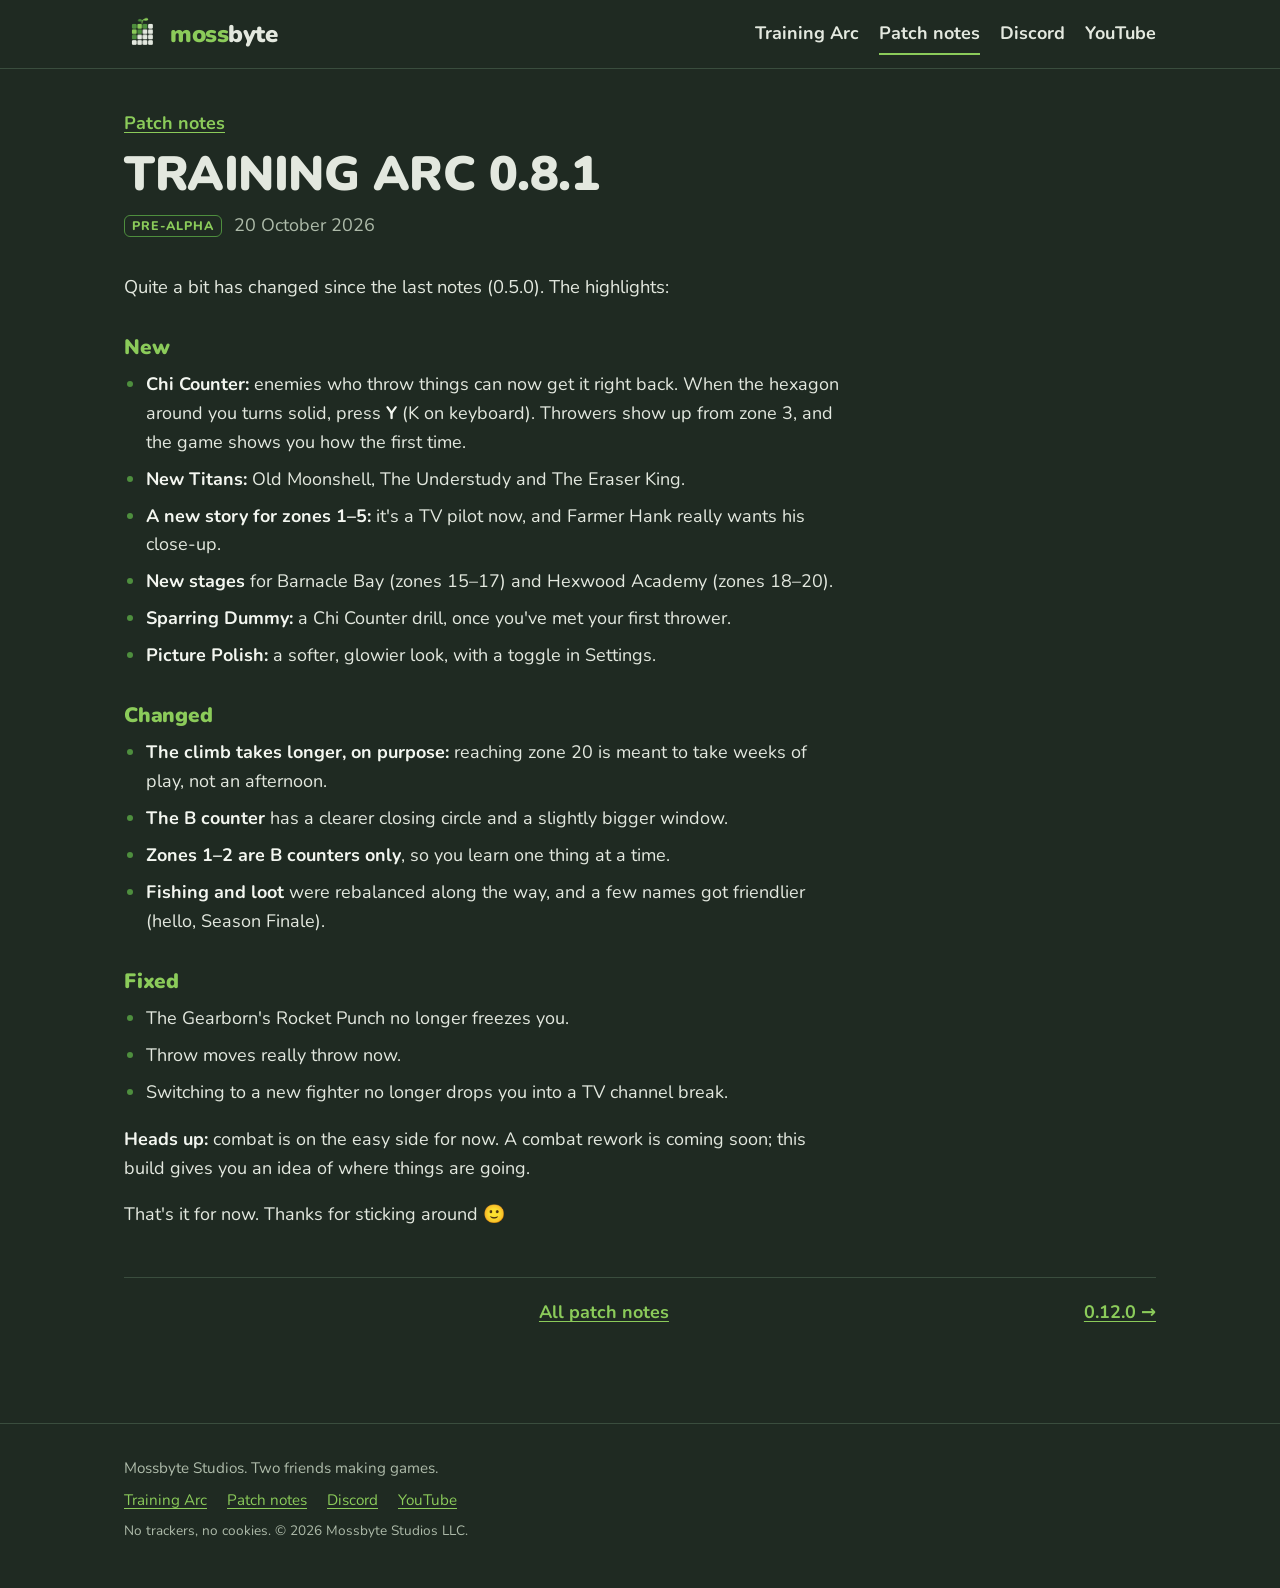
<file: patch-notes/0.8.1-prealpha/index.html>
<!doctype html>
<html lang="en">
<head>
<meta charset="utf-8">
<meta name="viewport" content="width=device-width, initial-scale=1">
<title>TRAINING ARC 0.8.1 patch notes | Mossbyte Studios</title>
<meta name="description" content="Quite a bit has changed since the last notes (0.5.0).">
<meta name="theme-color" content="#1F2A22">
<link rel="canonical" href="https://mossbytestudios.com/patch-notes/0.8.1-prealpha/">
<meta property="og:type" content="website">
<meta property="og:site_name" content="Mossbyte Studios">
<meta property="og:title" content="TRAINING ARC 0.8.1 patch notes | Mossbyte Studios">
<meta property="og:description" content="Quite a bit has changed since the last notes (0.5.0).">
<meta property="og:url" content="https://mossbytestudios.com/patch-notes/0.8.1-prealpha/">
<meta property="og:image" content="https://mossbytestudios.com/img/og_training_arc.jpg">
<meta name="twitter:card" content="summary_large_image">
<link rel="icon" type="image/png" sizes="32x32" href="../../img/icon-32.png">
<link rel="apple-touch-icon" href="../../img/icon-180.png">
<link rel="preload" href="../../fonts/nunito-latin.woff" as="font" type="font/woff" crossorigin>
<link rel="stylesheet" href="../../css/site.css">
<script src="../../js/site.js" defer></script>
<script type="application/ld+json">
{"@context": "https://schema.org", "@type": "Organization", "name": "Mossbyte Studios", "legalName": "Mossbyte Studios LLC",
 "url": "https://mossbytestudios.com/", "logo": "https://mossbytestudios.com/img/icon-180.png",
 "sameAs": ["https://www.youtube.com/@MossbyteStudiosLLC"]}
</script>
</head>
<body class="notes-page">
<a class="skip" href="#main">Skip to content</a>
<header class="site-header">
  <div class="wrap header-row">
    <a class="brand" href="../../" aria-label="Mossbyte Studios, home">
      <img src="../../img/icon-180.png" alt="" width="36" height="36">
      <span class="brand-word"><span class="moss">moss</span>byte</span>
    </a>
    <nav class="site-nav" aria-label="Main">
      <a href="../../training-arc/">Training Arc</a>
      <a href="../../patch-notes/" aria-current="page">Patch notes</a>
      <a href="https://discord.gg/VtTaMhQuwS">Discord</a>
      <a href="https://www.youtube.com/@MossbyteStudiosLLC">YouTube</a>
    </nav>
  </div>
</header>
<main id="main">
<article class="wrap notes">
  <p class="crumbs"><a href="../../patch-notes/">Patch notes</a></p>
  <h1>TRAINING ARC 0.8.1</h1>
  <p class="notes-meta"><span class="tag">Pre-Alpha</span><time datetime="2026-10-20">20 October 2026</time></p>
  <div class="prose notes-body">
<p>Quite a bit has changed since the last notes (0.5.0). The highlights:</p>
<h2>New</h2>
<ul>
<li><strong>Chi Counter:</strong> enemies who throw things can now get it right back. When the hexagon around you turns solid, press <strong>Y</strong> (K on keyboard). Throwers show up from zone 3, and the game shows you how the first time.</li>
<li><strong>New Titans:</strong> Old Moonshell, The Understudy and The Eraser King.</li>
<li><strong>A new story for zones 1–5:</strong> it's a TV pilot now, and Farmer Hank really wants his close-up.</li>
<li><strong>New stages</strong> for Barnacle Bay (zones 15–17) and Hexwood Academy (zones 18–20).</li>
<li><strong>Sparring Dummy:</strong> a Chi Counter drill, once you've met your first thrower.</li>
<li><strong>Picture Polish:</strong> a softer, glowier look, with a toggle in Settings.</li>
</ul>
<h2>Changed</h2>
<ul>
<li><strong>The climb takes longer, on purpose:</strong> reaching zone 20 is meant to take weeks of play, not an afternoon.</li>
<li><strong>The B counter</strong> has a clearer closing circle and a slightly bigger window.</li>
<li><strong>Zones 1–2 are B counters only</strong>, so you learn one thing at a time.</li>
<li><strong>Fishing and loot</strong> were rebalanced along the way, and a few names got friendlier (hello, Season Finale).</li>
</ul>
<h2>Fixed</h2>
<ul>
<li>The Gearborn's Rocket Punch no longer freezes you.</li>
<li>Throw moves really throw now.</li>
<li>Switching to a new fighter no longer drops you into a TV channel break.</li>
</ul>
<p><strong>Heads up:</strong> combat is on the easy side for now. A combat rework is coming soon; this build gives you an idea of where things are going.</p>
<p>That's it for now. Thanks for sticking around 🙂</p>
  </div>
  <nav class="pager" aria-label="Other builds"><span></span><a href="../../patch-notes/">All patch notes</a><a href="../../patch-notes/0.12.0-prealpha/" rel="next">0.12.0 &rarr;</a></nav>
</article>
</main>
<footer class="site-footer">
  <div class="wrap footer-row">
    <p>Mossbyte Studios. Two friends making games.</p>
    <p class="footer-links">
      <a href="../../training-arc/">Training Arc</a>
      <a href="../../patch-notes/">Patch notes</a>
      <a href="https://discord.gg/VtTaMhQuwS">Discord</a>
      <a href="https://www.youtube.com/@MossbyteStudiosLLC">YouTube</a>
    </p>
    <p class="small">No trackers, no cookies. &copy; 2026 Mossbyte Studios LLC.</p>
  </div>
</footer>
</body>
</html>
</file>
<file: css/site.css>
/* mossbytestudios.com. Brand: bg #1F2A22, moss #4E8E3E / #8BCB5A, off-white #E3E8DF, Nunito (self-hosted, OFL). */

@font-face {
  font-family: "Nunito";
  src: url("../fonts/nunito-latin.woff") format("woff");
  font-weight: 200 1000;
  font-display: swap;
}

:root {
  --bg: #1F2A22;
  --bg-2: #26342A;        /* cards */
  --bg-3: #2E3E32;        /* card hover, borders */
  --line: #3A4D3E;
  --moss: #4E8E3E;
  --sprout: #8BCB5A;
  --text: #E3E8DF;
  --muted: #AEBBAA;
  --screen: #0E1310;      /* the TV glass */
  --on-air: #FF5A4E;
  --radius: 14px;
  --wrap: 1080px;
  color-scheme: dark;
}

*, *::before, *::after { box-sizing: border-box; }

html { -webkit-text-size-adjust: 100%; }

body {
  margin: 0;
  background: var(--bg);
  color: var(--text);
  font-family: "Nunito", system-ui, -apple-system, "Segoe UI", sans-serif;
  font-size: 18px;
  line-height: 1.6;
  overflow-x: hidden;
}

img { max-width: 100%; height: auto; display: block; }

a { color: var(--sprout); text-underline-offset: 3px; text-decoration-thickness: 1px; }
a:hover { color: var(--text); }
:focus-visible { outline: 3px solid var(--sprout); outline-offset: 3px; border-radius: 4px; }

h1, h2, h3 { line-height: 1.2; margin: 0 0 .5em; font-weight: 900; letter-spacing: -.01em; }
h1 { font-size: clamp(2rem, 5vw, 3rem); }
h2 { font-size: clamp(1.4rem, 3vw, 1.75rem); margin-top: 0; }
h3 { font-size: 1.15rem; font-weight: 800; }
p { margin: 0 0 1em; }

.wrap { width: 100%; max-width: var(--wrap); margin-left: auto; margin-right: auto; padding-left: 24px; padding-right: 24px; }
main > section, main > article { margin-top: 64px; }
main > section:first-child, main > article:first-child { margin-top: 40px; }

.skip { position: absolute; left: -9999px; top: 8px; background: var(--sprout); color: var(--bg); padding: 8px 12px; z-index: 10; }
.skip:focus { left: 16px; }

/* ---- header / footer */
.site-header { border-bottom: 1px solid var(--line); }
.header-row { display: flex; align-items: center; justify-content: space-between; gap: 16px; min-height: 68px; }
.brand { display: flex; align-items: center; gap: 10px; text-decoration: none; color: var(--text); }
.brand img { width: 36px; height: 36px; }
.brand-word { font-weight: 900; font-size: 1.5rem; letter-spacing: -.02em; }
.brand-word .moss { color: var(--sprout); }
.site-nav { display: flex; gap: 4px 20px; flex-wrap: wrap; }
.site-nav a { color: var(--text); text-decoration: none; font-weight: 700; padding: 6px 0; border-bottom: 2px solid transparent; }
.site-nav a:hover, .site-nav a[aria-current] { border-bottom-color: var(--sprout); }

.site-footer { margin-top: 96px; border-top: 1px solid var(--line); padding: 32px 0 40px; color: var(--muted); font-size: .95rem; }
.footer-row p { margin: 0 0 .5em; }
.footer-links { display: flex; flex-wrap: wrap; gap: 4px 20px; }
.small { font-size: .85rem; }

/* ---- shared bits */
.lede { font-size: 1.25rem; color: var(--text); }
.eyebrow { font-size: .85rem; font-weight: 800; letter-spacing: .18em; text-transform: uppercase; color: var(--muted); margin-bottom: 16px; }
.note { color: var(--muted); font-size: 1rem; }
.prose > * { max-width: 720px; }

.btn {
  display: inline-block; background: var(--sprout); color: var(--bg); font-weight: 800; text-decoration: none;
  padding: 10px 20px; border-radius: 999px; border: 2px solid var(--sprout);
}
.btn:hover { background: var(--text); border-color: var(--text); color: var(--bg); }
.btn.ghost { background: transparent; color: var(--sprout); }
.btn.ghost:hover { color: var(--text); border-color: var(--text); background: transparent; }
.actions { display: flex; flex-wrap: wrap; gap: 12px; margin: 20px 0 0; }

.chips { list-style: none; padding: 0; margin: 0; display: flex; flex-wrap: wrap; gap: 8px; }
.chips li {
  display: inline-flex; align-items: center; gap: 8px; font-size: .9rem; font-weight: 700;
  background: var(--bg-3); border: 1px solid var(--line); border-radius: 999px; padding: 3px 12px;
}
.on-air { width: 9px; height: 9px; border-radius: 50%; background: var(--on-air); box-shadow: 0 0 0 3px rgba(255, 90, 78, .22); }

.link-cards { display: grid; grid-template-columns: repeat(auto-fit, minmax(260px, 1fr)); gap: 16px; }
.link-card {
  display: block; background: var(--bg-2); border: 1px solid var(--line); border-radius: var(--radius);
  padding: 20px 22px; text-decoration: none; color: var(--muted);
}
.link-card strong { display: block; color: var(--text); font-size: 1.15rem; margin-bottom: 4px; }
.link-card:hover { background: var(--bg-3); border-color: var(--moss); color: var(--text); }

/* ---- the TV screen frame (game art sits in these) */
.screen {
  position: relative; display: block; background: var(--screen); border-radius: 18px; overflow: hidden;
  border: 1px solid #000; box-shadow: 0 0 0 6px #151C17, 0 0 0 7px var(--line), 0 18px 40px rgba(0, 0, 0, .35);
}
.screen img { width: 100%; }
.screen::after {           /* faint scanlines + a soft vignette, like a CRT */
  content: ""; position: absolute; inset: 0; pointer-events: none;
  background:
    repeating-linear-gradient(to bottom, rgba(0, 0, 0, .10) 0 1px, transparent 1px 3px),
    radial-gradient(ellipse at center, transparent 62%, rgba(0, 0, 0, .35) 100%);
}
a.screen:hover { box-shadow: 0 0 0 6px #151C17, 0 0 0 7px var(--moss), 0 18px 40px rgba(0, 0, 0, .35); }

/* ---- the screenshot viewer (js/site.js) */
.viewer {
  width: 100vw; height: 100vh; max-width: none; max-height: none; margin: 0; padding: 56px 16px 24px;
  border: 0; background: transparent; color: var(--text);
}
.viewer::backdrop { background: rgba(10, 14, 11, .97); }
.viewer[open] { display: flex; align-items: center; justify-content: center; }
.viewer figure { margin: 0; display: flex; flex-direction: column; align-items: center; gap: 12px; max-width: 100%; max-height: 100%; }
.viewer img {
  max-width: min(1280px, 100%); max-height: calc(100vh - 140px); width: auto; height: auto;
  border-radius: 10px; box-shadow: 0 0 0 1px var(--line), 0 18px 60px rgba(0, 0, 0, .5);
}
.viewer figcaption { color: var(--muted); text-align: center; }
.viewer button {
  position: fixed; display: grid; place-items: center; width: 48px; height: 48px; border-radius: 999px;
  border: 1px solid var(--line); background: var(--bg-2); color: var(--text); font: inherit; font-size: 28px;
  line-height: 1; cursor: pointer;
}
.viewer button:hover, .viewer button:focus-visible { background: var(--bg-3); border-color: var(--sprout); outline: none; }
.viewer-close { top: 12px; right: 16px; }
.viewer-nav { top: 50%; transform: translateY(-50%); }
.viewer-nav.prev { left: 16px; }
.viewer-nav.next { right: 16px; }
@media (max-width: 720px) {
  .viewer-nav { top: auto; bottom: 16px; transform: none; }
  .viewer img { max-height: calc(100vh - 200px); }
}

/* ---- home */
.hero { padding-top: 24px; }
.hero-logo { width: min(560px, 100%); margin: 0 0 28px -8px; }
.hero p { max-width: 640px; color: var(--muted); }
.hero .lede { color: var(--text); margin-bottom: .4em; }

.feature {
  display: grid; grid-template-columns: minmax(0, 1.3fr) minmax(0, 1fr); gap: 8px 40px; align-items: start;
  background: var(--bg-2); border: 1px solid var(--line); border-radius: 20px; padding: 28px;
}
.feature-art { grid-column: 1 / -1; margin: 7px 7px 28px; }
.feature-side { padding-top: 6px; }
.feature h3 { font-size: 1.6rem; font-weight: 900; }
.feature h3 a { color: var(--text); text-decoration: none; }
.feature h3 a:hover { color: var(--sprout); }
.feature p { color: var(--muted); }
.feature .chips { margin-top: 4px; }

/* ---- game page */
.game-hero { display: grid; gap: 28px; }
.hero-screen { margin: 7px; }
.channel-bug {
  position: absolute; z-index: 1; top: 12px; right: 14px; font-weight: 900; font-size: .8rem; letter-spacing: .12em;
  color: rgba(255, 255, 255, .85); background: rgba(0, 0, 0, .45); padding: 2px 8px; border-radius: 6px;
}
.game-title h1 { margin-bottom: 12px; }
.game-title h1 span { display: block; font-size: .5em; letter-spacing: .08em; color: var(--on-air); }   /* the subtitle: Channel Fighters */

.three { list-style: none; padding: 0; margin: 0; display: grid; grid-template-columns: repeat(3, minmax(0, 1fr)); gap: 16px; }
.three li { background: var(--bg-2); border: 1px solid var(--line); border-radius: var(--radius); padding: 20px 22px; }
.three p { margin: 0; color: var(--muted); font-size: 1rem; }

.tv-guide { list-style: none; padding: 0; margin: 0 0 16px; border: 1px solid var(--line); border-radius: var(--radius); overflow: hidden; }
.tv-guide li {
  display: grid; grid-template-columns: 48px minmax(0, 13rem) minmax(0, 1fr) auto; gap: 16px; align-items: baseline;
  padding: 12px 18px; background: var(--bg-2);
}
.tv-guide li:nth-child(even) { background: #223026; }
.tv-guide .ch { font-weight: 900; color: var(--bg); background: var(--sprout); border-radius: 6px; text-align: center; font-size: .9rem; padding: 1px 0; align-self: center; }
.tv-guide span:not(.ch) { color: var(--muted); }
.tv-guide em { font-style: normal; color: var(--muted); font-size: .9rem; white-space: nowrap; }

.shots { display: grid; grid-template-columns: repeat(2, minmax(0, 1fr)); gap: 32px 28px; }
.shots figure { margin: 7px; }
.shots figcaption { margin-top: 14px; color: var(--muted); font-size: .95rem; }

.trailer { aspect-ratio: 16 / 9; margin: 7px; }
.trailer iframe { width: 100%; height: 100%; border: 0; display: block; }
.trailer-play { display: block; height: 100%; position: relative; color: var(--text); }
.trailer-play img { width: 100%; height: 100%; object-fit: cover; opacity: .75; }
.trailer-play span {
  position: absolute; left: 50%; top: 50%; transform: translate(-50%, -50%); background: var(--sprout); color: var(--bg);
  font-weight: 900; padding: 12px 24px; border-radius: 999px;
}

/* ---- patch notes */
.crumbs { margin-bottom: 8px; font-weight: 700; }
.notes h1 { margin-bottom: 8px; }
.notes-meta { display: flex; align-items: center; gap: 12px; color: var(--muted); margin-bottom: 32px; }
.tag {
  display: inline-block; font-size: .78rem; font-weight: 800; letter-spacing: .08em; text-transform: uppercase;
  color: var(--sprout); border: 1px solid var(--moss); border-radius: 6px; padding: 0 7px;
}
.notes-body h2 { font-size: 1.3rem; margin: 1.6em 0 .5em; color: var(--sprout); }
.notes-body ul { padding-left: 1.2em; margin: 0 0 1em; }
.notes-body li { margin-bottom: .45em; }
.notes-body li::marker { color: var(--moss); }
.notes-body li ul { margin: .4em 0 0; }
.notes-body strong { color: #F3F6F0; }
.notes-body > p:first-child { font-size: 1.15rem; }

.notes-list { list-style: none; padding: 0; margin: 24px 0 0; display: grid; gap: 14px; }
.notes-list a {
  display: grid; grid-template-columns: auto auto 1fr; align-items: center; gap: 4px 12px;
  background: var(--bg-2); border: 1px solid var(--line); border-radius: var(--radius); padding: 18px 22px;
  text-decoration: none; color: var(--muted);
}
.notes-list a:hover { background: var(--bg-3); border-color: var(--moss); }
.notes-list .v { font-size: 1.35rem; font-weight: 900; color: var(--text); }
.notes-list time { font-size: .95rem; }
.notes-list .sum { grid-column: 1 / -1; font-size: 1rem; color: var(--text); }
.notes-list .topics { grid-column: 1 / -1; font-size: .9rem; }
.notes-list .topics:empty { display: none; }

.pager { display: flex; justify-content: space-between; gap: 16px; margin-top: 48px; padding-top: 20px; border-top: 1px solid var(--line); font-weight: 700; }

/* ---- 404 */
.lost { text-align: center; padding-top: 40px; }
.lost .screen { max-width: 420px; margin: 0 auto 28px; aspect-ratio: 4 / 3; display: grid; place-items: center; }
.lost .static-text { font-size: 2.2rem; font-weight: 900; letter-spacing: .1em; color: var(--muted); }

/* ---- narrow screens */
@media (max-width: 860px) {
  .feature { grid-template-columns: 1fr; gap: 0; padding: 20px; }
  .feature-art { margin-bottom: 24px; }
  .feature-side { padding-top: 0; }
  .three { grid-template-columns: 1fr; }
  .tv-guide li { grid-template-columns: 40px minmax(0, 1fr) auto; gap: 4px 12px; }
  .tv-guide li > span:nth-of-type(2) { grid-column: 2 / 4; grid-row: 2; font-size: .95rem; }
}
@media (max-width: 720px) {
  body { font-size: 17px; }
  .wrap { padding-left: 16px; padding-right: 16px; }
  main > section, main > article { margin-top: 48px; }
  .header-row { flex-direction: column; align-items: flex-start; gap: 4px; padding-top: 12px; padding-bottom: 8px; }
  .site-nav { gap: 4px 18px; }
  .shots { grid-template-columns: 1fr; gap: 28px; }
  .hero-logo { margin-left: -4px; }
  .lede { font-size: 1.15rem; }
  .notes-list a { padding: 16px; }
  .channel-bug { font-size: .62rem; top: 7px; right: 9px; padding: 1px 6px; }
}

@media (prefers-reduced-motion: reduce) { * { scroll-behavior: auto !important; transition: none !important; } }
</file>
